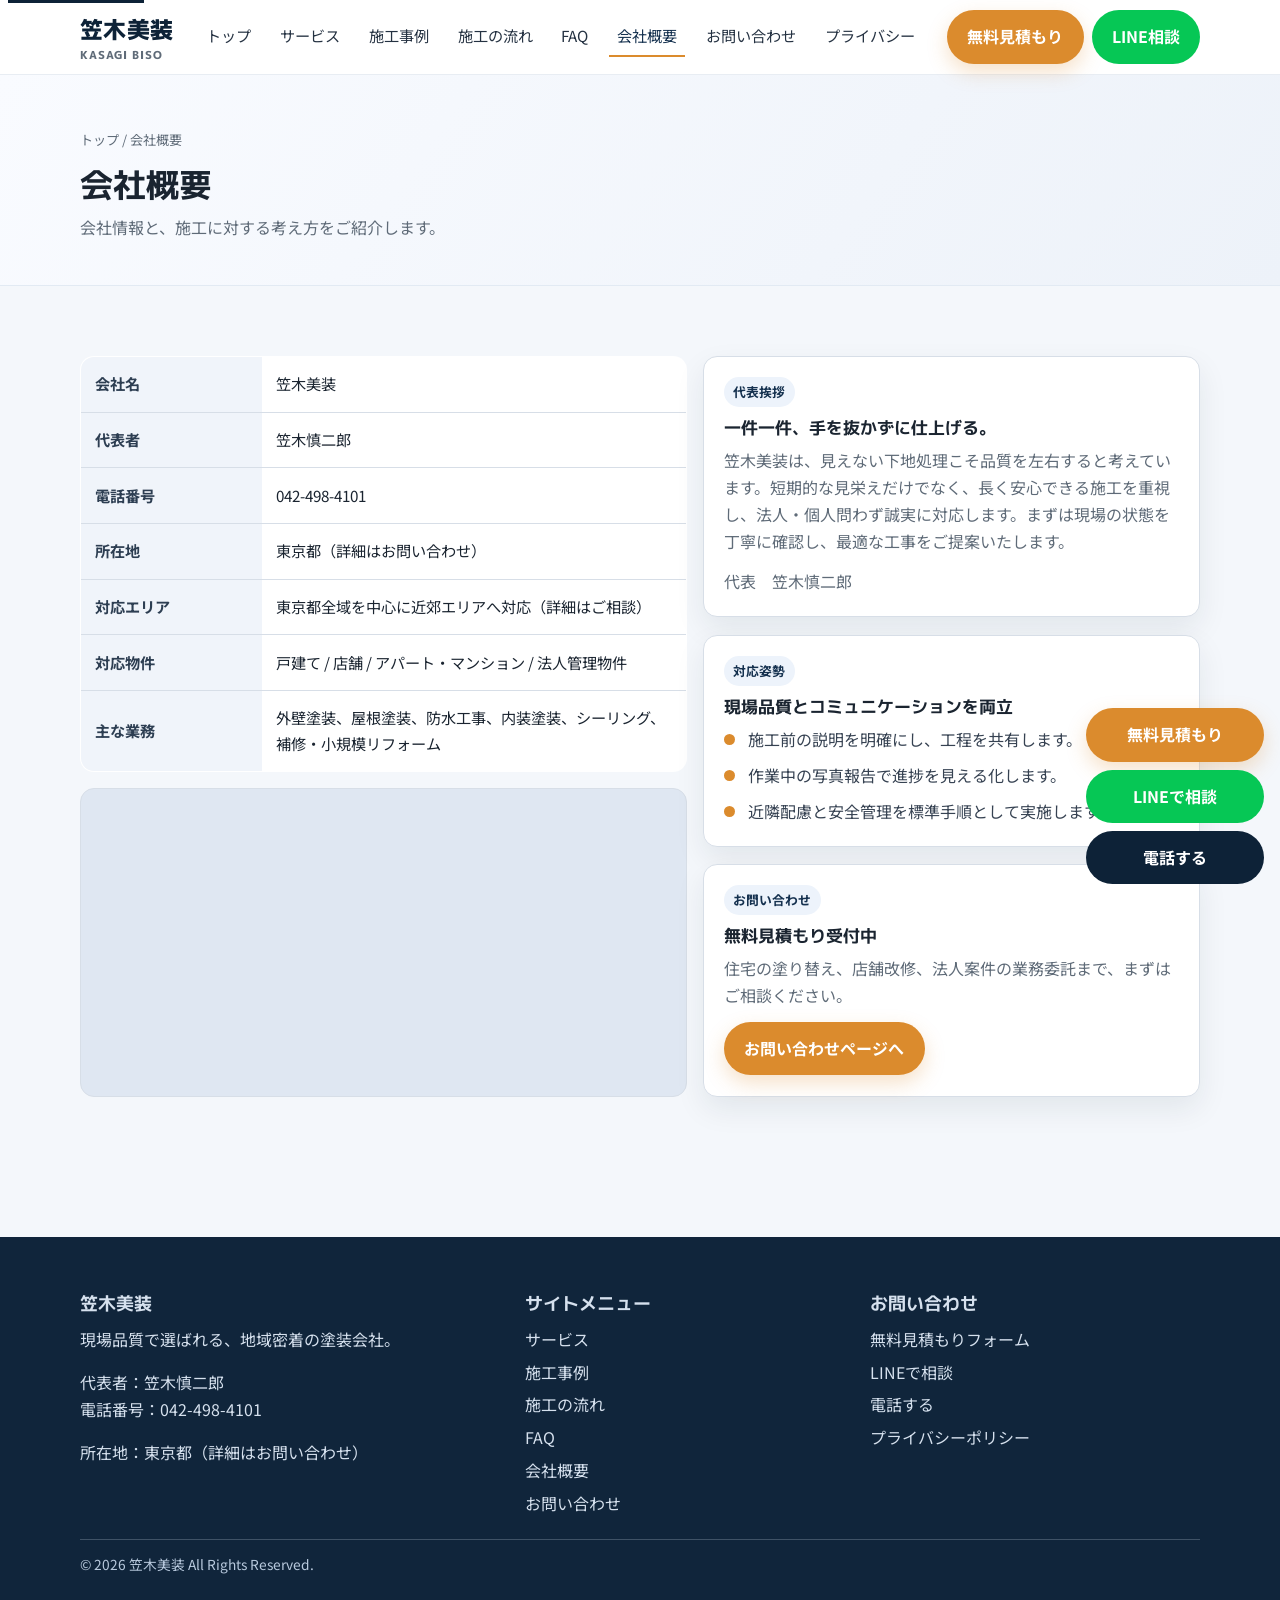
<file: company.html>
<!DOCTYPE html>
<html lang="ja">
<head>
  <meta charset="UTF-8">
  <meta name="viewport" content="width=device-width, initial-scale=1.0">
  <title>会社概要 | 笠木美装</title>
  <meta name="description" content="笠木美装の会社概要。代表挨拶、対応エリア、対応物件、連絡先情報を掲載しています。">
  <meta property="og:title" content="会社概要 | 笠木美装">
  <meta property="og:description" content="笠木美装の会社情報と代表メッセージ。">
  <meta property="og:type" content="website">
  <meta property="og:url" content="https://example.com/company.html">
  <meta property="og:image" content="/assets/img/ogp.jpg">
  <meta name="twitter:card" content="summary_large_image">
  <link rel="icon" href="/assets/img/favicon.png">
  <link rel="preconnect" href="https://fonts.googleapis.com">
  <link rel="preconnect" href="https://fonts.gstatic.com" crossorigin>
  <link href="https://fonts.googleapis.com/css2?family=M+PLUS+1p:wght@500;700;800&family=Noto+Sans+JP:wght@400;500;700&display=swap" rel="stylesheet">
  <link rel="stylesheet" href="assets/css/style.css">
  <script defer src="assets/js/main.js"></script>
</head>
<body>
  <a class="skip-link" href="#main-content">本文へスキップ</a>

  <header class="site-header" id="site-header">
    <div class="container header-inner">
      <a class="logo" href="index.html" aria-label="笠木美装 トップページへ">
        笠木美装
        <span class="logo-sub">KASAGI BISO</span>
      </a>
      <button id="menu-toggle" class="menu-toggle" aria-label="メニューを開閉" aria-controls="global-nav" aria-expanded="false">
        <span class="menu-toggle-bar"></span>
        <span class="menu-toggle-bar"></span>
        <span class="menu-toggle-bar"></span>
      </button>
      <nav class="global-nav" id="global-nav" aria-label="メインナビゲーション">
        <ul>
          <li><a href="index.html">トップ</a></li>
          <li><a href="services.html">サービス</a></li>
          <li><a href="works.html">施工事例</a></li>
          <li><a href="flow.html">施工の流れ</a></li>
          <li><a href="faq.html">FAQ</a></li>
          <li><a href="company.html">会社概要</a></li>
          <li><a href="contact.html">お問い合わせ</a></li>
          <li><a href="privacy.html">プライバシー</a></li>
        </ul>
      </nav>
      <div class="header-cta">
        <a class="btn btn-primary" href="contact.html">無料見積もり</a>
        <a class="btn btn-line" href="https://line.me/R/ti/p/@YOUR_LINE_ID" target="_blank" rel="noopener">LINE相談</a>
      </div>
    </div>
  </header>

  <main id="main-content">
    <section class="page-hero">
      <div class="container">
        <div class="breadcrumb"><a href="index.html">トップ</a> / 会社概要</div>
        <h1>会社概要</h1>
        <p>会社情報と、施工に対する考え方をご紹介します。</p>
      </div>
    </section>

    <section class="section">
      <div class="container company-grid">
        <div class="reveal">
          <table class="info-table" aria-label="会社情報">
            <tbody>
              <tr>
                <th>会社名</th>
                <td>笠木美装</td>
              </tr>
              <tr>
                <th>代表者</th>
                <td>笠木慎二郎</td>
              </tr>
              <tr>
                <th>電話番号</th>
                <td><a href="tel:042-498-4101">042-498-4101</a></td>
              </tr>
              <tr>
                <th>所在地</th>
                <!-- TODO: 住所詳細をここに差し替え -->
                <td>東京都（詳細はお問い合わせ）</td>
              </tr>
              <tr>
                <th>対応エリア</th>
                <td>東京都全域を中心に近郊エリアへ対応（詳細はご相談）</td>
              </tr>
              <tr>
                <th>対応物件</th>
                <td>戸建て / 店舗 / アパート・マンション / 法人管理物件</td>
              </tr>
              <tr>
                <th>主な業務</th>
                <td>外壁塗装、屋根塗装、防水工事、内装塗装、シーリング、補修・小規模リフォーム</td>
              </tr>
            </tbody>
          </table>

          <div class="map-wrap" aria-label="所在地マップ">
            <!-- TODO: Google Map iframe URL を差し替え -->
            <iframe src="https://www.google.com/maps/embed?pb=YOUR_MAP_EMBED_URL" loading="lazy" referrerpolicy="no-referrer-when-downgrade" title="笠木美装の所在地マップ（プレースホルダー）"></iframe>
          </div>
        </div>

        <div class="grid">
          <article class="company-card card reveal">
            <span class="badge">代表挨拶</span>
            <h3>一件一件、手を抜かずに仕上げる。</h3>
            <p>笠木美装は、見えない下地処理こそ品質を左右すると考えています。短期的な見栄えだけでなく、長く安心できる施工を重視し、法人・個人問わず誠実に対応します。まずは現場の状態を丁寧に確認し、最適な工事をご提案いたします。</p>
            <p style="margin-top:0.8rem;">代表　笠木慎二郎</p>
          </article>

          <article class="company-card card reveal">
            <span class="badge">対応姿勢</span>
            <h3>現場品質とコミュニケーションを両立</h3>
            <ul class="list-check">
              <li>施工前の説明を明確にし、工程を共有します。</li>
              <li>作業中の写真報告で進捗を見える化します。</li>
              <li>近隣配慮と安全管理を標準手順として実施します。</li>
            </ul>
          </article>

          <article class="company-card card reveal">
            <span class="badge">お問い合わせ</span>
            <h3>無料見積もり受付中</h3>
            <p>住宅の塗り替え、店舗改修、法人案件の業務委託まで、まずはご相談ください。</p>
            <p style="margin-top:0.8rem;"><a class="btn btn-primary" href="contact.html">お問い合わせページへ</a></p>
          </article>
        </div>
      </div>
    </section>
  </main>

  <footer class="footer">
    <div class="container">
      <div class="footer-grid">
        <div>
          <h2 class="footer-title">笠木美装</h2>
          <p>現場品質で選ばれる、地域密着の塗装会社。</p>
          <p>代表者：笠木慎二郎<br>電話番号：<a href="tel:042-498-4101">042-498-4101</a></p>
          <p>所在地：東京都（詳細はお問い合わせ）</p>
        </div>
        <div>
          <h2 class="footer-title">サイトメニュー</h2>
          <div class="footer-links">
            <a href="services.html">サービス</a>
            <a href="works.html">施工事例</a>
            <a href="flow.html">施工の流れ</a>
            <a href="faq.html">FAQ</a>
            <a href="company.html">会社概要</a>
            <a href="contact.html">お問い合わせ</a>
          </div>
        </div>
        <div>
          <h2 class="footer-title">お問い合わせ</h2>
          <div class="footer-links">
            <a href="contact.html">無料見積もりフォーム</a>
            <a href="https://line.me/R/ti/p/@YOUR_LINE_ID" target="_blank" rel="noopener">LINEで相談</a>
            <a href="tel:042-498-4101">電話する</a>
            <a href="privacy.html">プライバシーポリシー</a>
          </div>
        </div>
      </div>
      <div class="footer-bottom">© 2026 笠木美装 All Rights Reserved.</div>
    </div>
  </footer>

  <div class="floating-cta" aria-label="固定お問い合わせ導線">
    <a class="btn btn-primary" href="contact.html">無料見積もり</a>
    <a class="btn btn-line" href="https://line.me/R/ti/p/@YOUR_LINE_ID" target="_blank" rel="noopener">LINEで相談</a>
    <a class="btn btn-tel" href="tel:042-498-4101">電話する</a>
  </div>

  <div class="mobile-cta-bar" aria-label="モバイル固定お問い合わせ導線">
    <a class="m-quote" href="contact.html">無料見積もり</a>
    <a class="m-line" href="https://line.me/R/ti/p/@YOUR_LINE_ID" target="_blank" rel="noopener">LINE相談</a>
    <a class="m-tel" href="tel:042-498-4101">電話</a>
  </div>
</body>
</html>
</file>
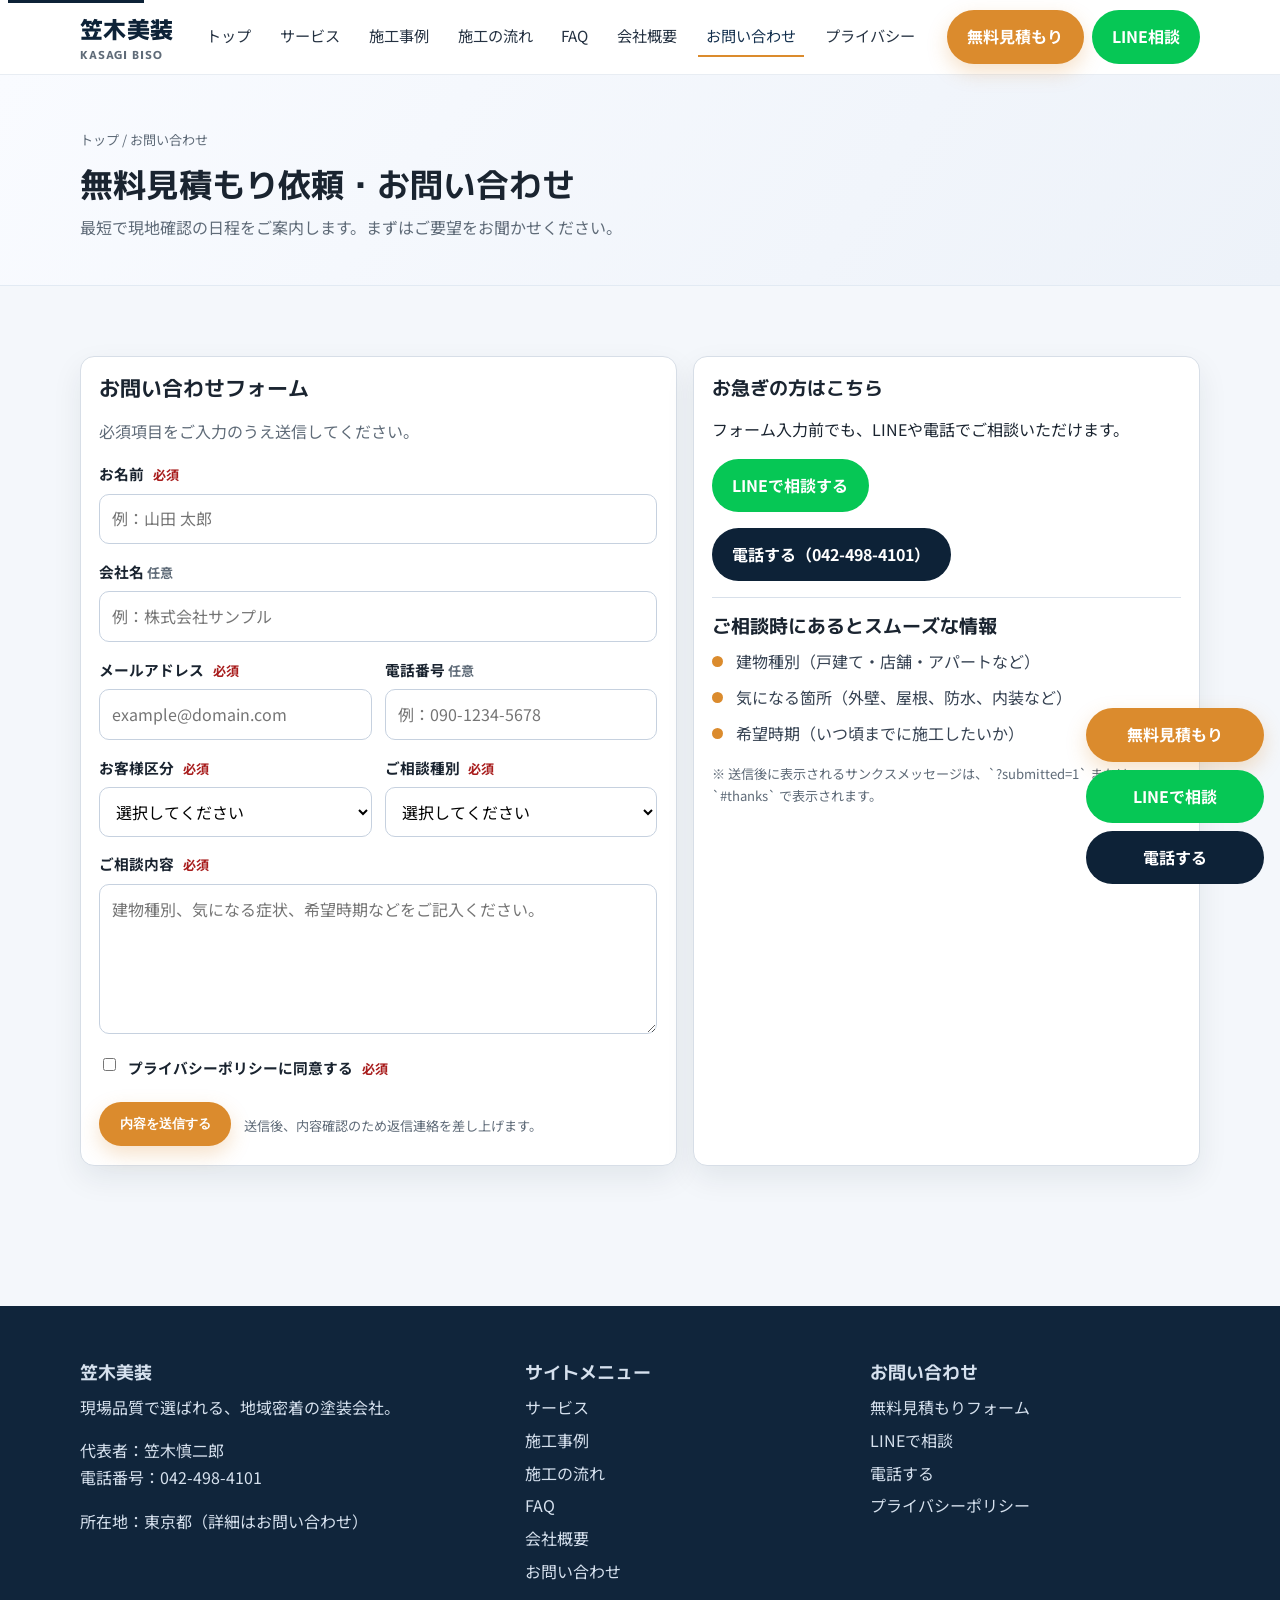
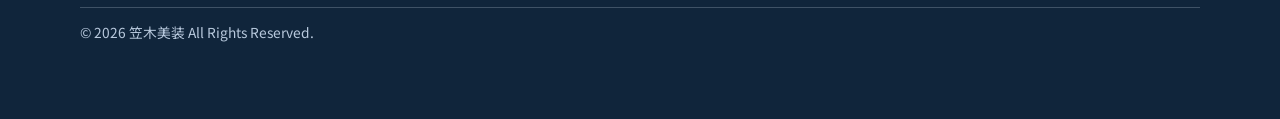
<file: contact.html>
<!DOCTYPE html>
<html lang="ja">
<head>
  <meta charset="UTF-8">
  <meta name="viewport" content="width=device-width, initial-scale=1.0">
  <title>お問い合わせ（無料見積もり）| 笠木美装</title>
  <meta name="description" content="笠木美装の無料見積もり依頼フォーム。個人・法人どちらのご相談にも対応。LINE・電話からのご連絡も可能です。">
  <meta property="og:title" content="お問い合わせ（無料見積もり）| 笠木美装">
  <meta property="og:description" content="無料見積もり依頼はこちら。LINE・電話でのご相談にも対応。">
  <meta property="og:type" content="website">
  <meta property="og:url" content="https://example.com/contact.html">
  <meta property="og:image" content="/assets/img/ogp.jpg">
  <meta name="twitter:card" content="summary_large_image">
  <link rel="icon" href="/assets/img/favicon.png">
  <link rel="preconnect" href="https://fonts.googleapis.com">
  <link rel="preconnect" href="https://fonts.gstatic.com" crossorigin>
  <link href="https://fonts.googleapis.com/css2?family=M+PLUS+1p:wght@500;700;800&family=Noto+Sans+JP:wght@400;500;700&display=swap" rel="stylesheet">
  <link rel="stylesheet" href="assets/css/style.css">
  <script defer src="assets/js/main.js"></script>
</head>
<body>
  <a class="skip-link" href="#main-content">本文へスキップ</a>

  <header class="site-header" id="site-header">
    <div class="container header-inner">
      <a class="logo" href="index.html" aria-label="笠木美装 トップページへ">
        笠木美装
        <span class="logo-sub">KASAGI BISO</span>
      </a>
      <button id="menu-toggle" class="menu-toggle" aria-label="メニューを開閉" aria-controls="global-nav" aria-expanded="false">
        <span class="menu-toggle-bar"></span>
        <span class="menu-toggle-bar"></span>
        <span class="menu-toggle-bar"></span>
      </button>
      <nav class="global-nav" id="global-nav" aria-label="メインナビゲーション">
        <ul>
          <li><a href="index.html">トップ</a></li>
          <li><a href="services.html">サービス</a></li>
          <li><a href="works.html">施工事例</a></li>
          <li><a href="flow.html">施工の流れ</a></li>
          <li><a href="faq.html">FAQ</a></li>
          <li><a href="company.html">会社概要</a></li>
          <li><a href="contact.html">お問い合わせ</a></li>
          <li><a href="privacy.html">プライバシー</a></li>
        </ul>
      </nav>
      <div class="header-cta">
        <a class="btn btn-primary" href="contact.html">無料見積もり</a>
        <a class="btn btn-line" href="https://line.me/R/ti/p/@YOUR_LINE_ID" target="_blank" rel="noopener">LINE相談</a>
      </div>
    </div>
  </header>

  <main id="main-content">
    <section class="page-hero">
      <div class="container">
        <div class="breadcrumb"><a href="index.html">トップ</a> / お問い合わせ</div>
        <h1>無料見積もり依頼・お問い合わせ</h1>
        <p>最短で現地確認の日程をご案内します。まずはご要望をお聞かせください。</p>
      </div>
    </section>

    <section class="section">
      <div class="container contact-grid">
        <div class="form-card reveal">
          <h2 class="section-title" style="font-size:1.3rem;">お問い合わせフォーム</h2>
          <p class="section-lead">必須項目をご入力のうえ送信してください。</p>

          <!-- TODO: FormspreeのURLを差し替え -->
          <form action="https://formspree.io/f/YOUR_ID" method="POST">
            <!-- TODO: 送信後リダイレクト先を実URLへ差し替え -->
            <input type="hidden" name="_next" value="https://example.com/contact.html?submitted=1#thanks">
            <input type="hidden" name="_subject" value="笠木美装サイトからお問い合わせ">

            <div class="form-group">
              <label for="name">お名前 <span class="required">必須</span></label>
              <input id="name" name="name" type="text" required autocomplete="name" placeholder="例：山田 太郎">
            </div>

            <div class="form-group">
              <label for="company">会社名 <span class="form-note">任意</span></label>
              <input id="company" name="company" type="text" autocomplete="organization" placeholder="例：株式会社サンプル">
            </div>

            <div class="form-row">
              <div class="form-group">
                <label for="email">メールアドレス <span class="required">必須</span></label>
                <input id="email" name="email" type="email" required autocomplete="email" placeholder="example@domain.com">
              </div>
              <div class="form-group">
                <label for="phone">電話番号 <span class="form-note">任意</span></label>
                <input id="phone" name="phone" type="tel" autocomplete="tel" placeholder="例：090-1234-5678">
              </div>
            </div>

            <div class="form-row">
              <div class="form-group">
                <label for="customerType">お客様区分 <span class="required">必須</span></label>
                <select id="customerType" name="customer_type" required>
                  <option value="" selected disabled>選択してください</option>
                  <option value="個人">個人</option>
                  <option value="法人">法人</option>
                </select>
              </div>
              <div class="form-group">
                <label for="inquiryType">ご相談種別 <span class="required">必須</span></label>
                <select id="inquiryType" name="inquiry_type" required>
                  <option value="" selected disabled>選択してください</option>
                  <option value="見積もり">見積もり</option>
                  <option value="業務委託">業務委託</option>
                  <option value="その他">その他</option>
                </select>
              </div>
            </div>

            <div class="form-group">
              <label for="message">ご相談内容 <span class="required">必須</span></label>
              <textarea id="message" name="message" required placeholder="建物種別、気になる症状、希望時期などをご記入ください。"></textarea>
            </div>

            <div class="form-group privacy-check">
              <input id="privacyAgreement" name="privacy_agreement" type="checkbox" required>
              <label for="privacyAgreement"><a href="privacy.html">プライバシーポリシー</a>に同意する <span class="required">必須</span></label>
            </div>

            <div class="submit-row">
              <button class="btn btn-primary" type="submit">内容を送信する</button>
              <span class="form-note">送信後、内容確認のため返信連絡を差し上げます。</span>
            </div>
          </form>

          <div id="form-success" class="form-success" role="status" hidden>
            送信ありがとうございました。内容を確認のうえ、担当者よりご連絡いたします。
          </div>
        </div>

        <aside class="contact-side reveal" aria-label="別導線">
          <h2 class="section-title" style="font-size:1.2rem;">お急ぎの方はこちら</h2>
          <p>フォーム入力前でも、LINEや電話でご相談いただけます。</p>
          <p style="margin-top:1rem;"><a class="btn btn-line" href="https://line.me/R/ti/p/@YOUR_LINE_ID" target="_blank" rel="noopener">LINEで相談する</a></p>
          <p style="margin-top:0.6rem;"><a class="btn btn-tel" href="tel:042-498-4101">電話する（042-498-4101）</a></p>

          <hr style="margin:1rem 0;border:0;border-top:1px solid #d8e0ea;">

          <h3 style="margin-bottom:0.5rem;">ご相談時にあるとスムーズな情報</h3>
          <ul class="list-check">
            <li>建物種別（戸建て・店舗・アパートなど）</li>
            <li>気になる箇所（外壁、屋根、防水、内装など）</li>
            <li>希望時期（いつ頃までに施工したいか）</li>
          </ul>

          <p style="margin-top:1rem;" class="form-note">※ 送信後に表示されるサンクスメッセージは、`?submitted=1` または `#thanks` で表示されます。</p>
        </aside>
      </div>
    </section>
  </main>

  <footer class="footer">
    <div class="container">
      <div class="footer-grid">
        <div>
          <h2 class="footer-title">笠木美装</h2>
          <p>現場品質で選ばれる、地域密着の塗装会社。</p>
          <p>代表者：笠木慎二郎<br>電話番号：<a href="tel:042-498-4101">042-498-4101</a></p>
          <p>所在地：東京都（詳細はお問い合わせ）</p>
        </div>
        <div>
          <h2 class="footer-title">サイトメニュー</h2>
          <div class="footer-links">
            <a href="services.html">サービス</a>
            <a href="works.html">施工事例</a>
            <a href="flow.html">施工の流れ</a>
            <a href="faq.html">FAQ</a>
            <a href="company.html">会社概要</a>
            <a href="contact.html">お問い合わせ</a>
          </div>
        </div>
        <div>
          <h2 class="footer-title">お問い合わせ</h2>
          <div class="footer-links">
            <a href="contact.html">無料見積もりフォーム</a>
            <a href="https://line.me/R/ti/p/@YOUR_LINE_ID" target="_blank" rel="noopener">LINEで相談</a>
            <a href="tel:042-498-4101">電話する</a>
            <a href="privacy.html">プライバシーポリシー</a>
          </div>
        </div>
      </div>
      <div class="footer-bottom">© 2026 笠木美装 All Rights Reserved.</div>
    </div>
  </footer>

  <div class="floating-cta" aria-label="固定お問い合わせ導線">
    <a class="btn btn-primary" href="contact.html">無料見積もり</a>
    <a class="btn btn-line" href="https://line.me/R/ti/p/@YOUR_LINE_ID" target="_blank" rel="noopener">LINEで相談</a>
    <a class="btn btn-tel" href="tel:042-498-4101">電話する</a>
  </div>

  <div class="mobile-cta-bar" aria-label="モバイル固定お問い合わせ導線">
    <a class="m-quote" href="contact.html">無料見積もり</a>
    <a class="m-line" href="https://line.me/R/ti/p/@YOUR_LINE_ID" target="_blank" rel="noopener">LINE相談</a>
    <a class="m-tel" href="tel:042-498-4101">電話</a>
  </div>
</body>
</html>
</file>
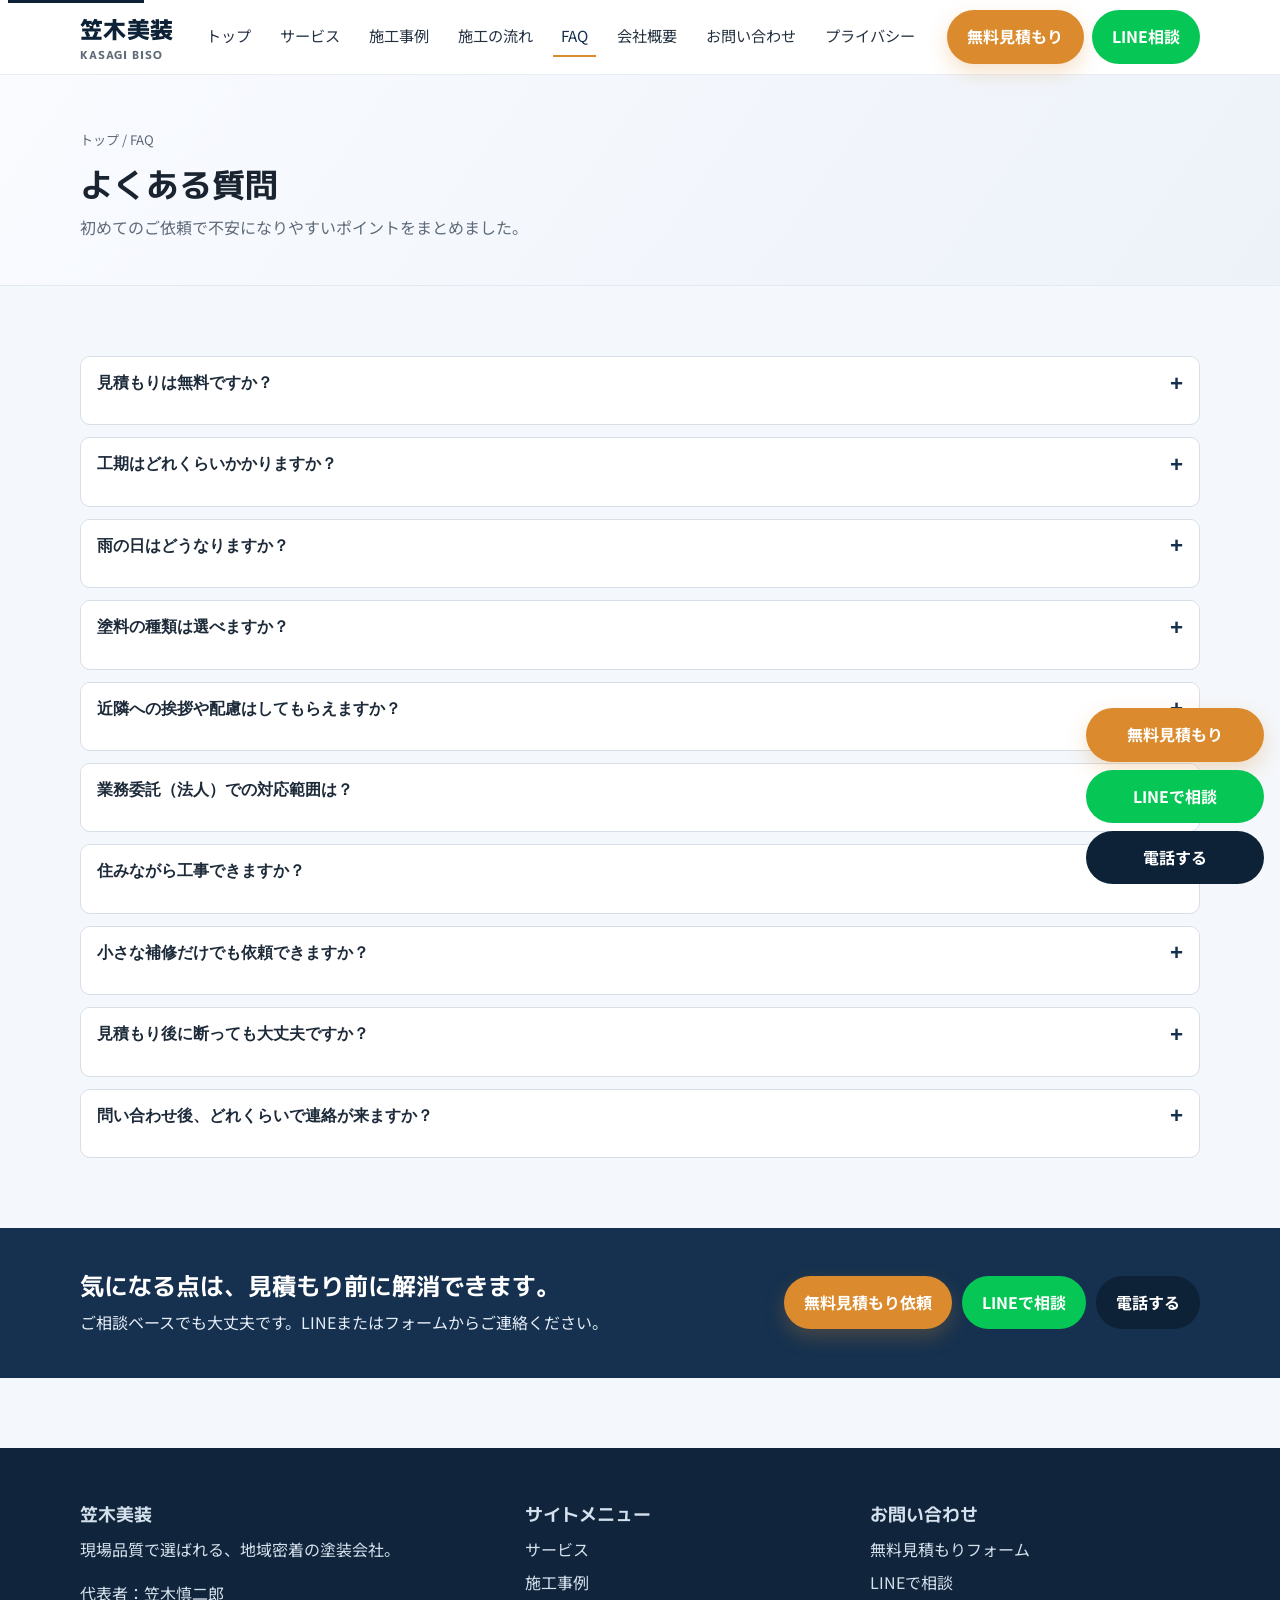
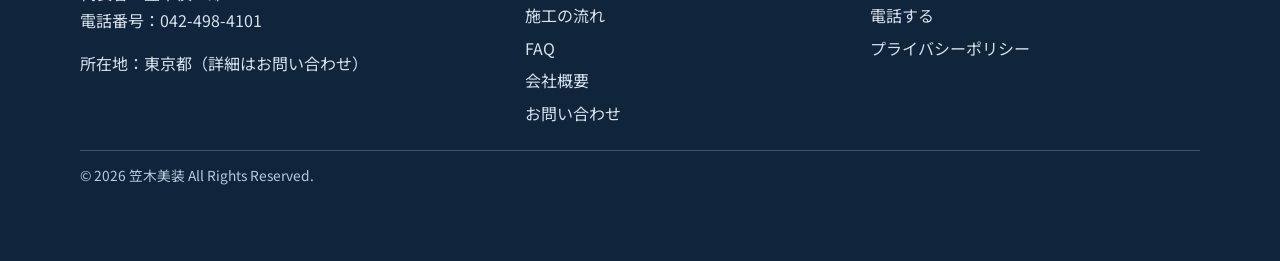
<file: faq.html>
<!DOCTYPE html>
<html lang="ja">
<head>
  <meta charset="UTF-8">
  <meta name="viewport" content="width=device-width, initial-scale=1.0">
  <title>FAQ | 笠木美装</title>
  <meta name="description" content="笠木美装のよくある質問。見積もり、工期、雨天時対応、塗料選定、近隣配慮、法人業務委託の範囲などを掲載。">
  <meta property="og:title" content="FAQ | 笠木美装">
  <meta property="og:description" content="よくある疑問に分かりやすく回答。初めての方も安心してご相談いただけます。">
  <meta property="og:type" content="website">
  <meta property="og:url" content="https://example.com/faq.html">
  <meta property="og:image" content="/assets/img/ogp.jpg">
  <meta name="twitter:card" content="summary_large_image">
  <link rel="icon" href="/assets/img/favicon.png">
  <link rel="preconnect" href="https://fonts.googleapis.com">
  <link rel="preconnect" href="https://fonts.gstatic.com" crossorigin>
  <link href="https://fonts.googleapis.com/css2?family=M+PLUS+1p:wght@500;700;800&family=Noto+Sans+JP:wght@400;500;700&display=swap" rel="stylesheet">
  <link rel="stylesheet" href="assets/css/style.css">
  <script defer src="assets/js/main.js"></script>
</head>
<body>
  <a class="skip-link" href="#main-content">本文へスキップ</a>

  <header class="site-header" id="site-header">
    <div class="container header-inner">
      <a class="logo" href="index.html" aria-label="笠木美装 トップページへ">
        笠木美装
        <span class="logo-sub">KASAGI BISO</span>
      </a>
      <button id="menu-toggle" class="menu-toggle" aria-label="メニューを開閉" aria-controls="global-nav" aria-expanded="false">
        <span class="menu-toggle-bar"></span>
        <span class="menu-toggle-bar"></span>
        <span class="menu-toggle-bar"></span>
      </button>
      <nav class="global-nav" id="global-nav" aria-label="メインナビゲーション">
        <ul>
          <li><a href="index.html">トップ</a></li>
          <li><a href="services.html">サービス</a></li>
          <li><a href="works.html">施工事例</a></li>
          <li><a href="flow.html">施工の流れ</a></li>
          <li><a href="faq.html">FAQ</a></li>
          <li><a href="company.html">会社概要</a></li>
          <li><a href="contact.html">お問い合わせ</a></li>
          <li><a href="privacy.html">プライバシー</a></li>
        </ul>
      </nav>
      <div class="header-cta">
        <a class="btn btn-primary" href="contact.html">無料見積もり</a>
        <a class="btn btn-line" href="https://line.me/R/ti/p/@YOUR_LINE_ID" target="_blank" rel="noopener">LINE相談</a>
      </div>
    </div>
  </header>

  <main id="main-content">
    <section class="page-hero">
      <div class="container">
        <div class="breadcrumb"><a href="index.html">トップ</a> / FAQ</div>
        <h1>よくある質問</h1>
        <p>初めてのご依頼で不安になりやすいポイントをまとめました。</p>
      </div>
    </section>

    <section class="section">
      <div class="container">
        <div class="faq-list">
          <article class="faq-item reveal">
            <h2><button class="faq-question" id="faq-q1" aria-expanded="false" aria-controls="faq-a1">見積もりは無料ですか？</button></h2>
            <div class="faq-answer" id="faq-a1" role="region" aria-labelledby="faq-q1" hidden>
              <p>はい、現地調査と見積もり提出は無料です。比較検討段階でもお気軽にご相談ください。</p>
            </div>
          </article>

          <article class="faq-item reveal">
            <h2><button class="faq-question" id="faq-q2" aria-expanded="false" aria-controls="faq-a2">工期はどれくらいかかりますか？</button></h2>
            <div class="faq-answer" id="faq-a2" role="region" aria-labelledby="faq-q2" hidden>
              <p>施工内容と規模によりますが、戸建て外壁塗装で7〜14日程度が目安です。天候や補修量で変動します。</p>
            </div>
          </article>

          <article class="faq-item reveal">
            <h2><button class="faq-question" id="faq-q3" aria-expanded="false" aria-controls="faq-a3">雨の日はどうなりますか？</button></h2>
            <div class="faq-answer" id="faq-a3" role="region" aria-labelledby="faq-q3" hidden>
              <p>安全性と品質確保のため、雨天時は工程を調整します。進捗や日程変更は都度ご連絡します。</p>
            </div>
          </article>

          <article class="faq-item reveal">
            <h2><button class="faq-question" id="faq-q4" aria-expanded="false" aria-controls="faq-a4">塗料の種類は選べますか？</button></h2>
            <div class="faq-answer" id="faq-a4" role="region" aria-labelledby="faq-q4" hidden>
              <p>選択可能です。耐久年数、予算、仕上がりイメージに合わせて複数候補をご提案します。</p>
            </div>
          </article>

          <article class="faq-item reveal">
            <h2><button class="faq-question" id="faq-q5" aria-expanded="false" aria-controls="faq-a5">近隣への挨拶や配慮はしてもらえますか？</button></h2>
            <div class="faq-answer" id="faq-a5" role="region" aria-labelledby="faq-q5" hidden>
              <p>着工前のご挨拶、作業時間の配慮、飛散防止養生、清掃まで標準対応しています。</p>
            </div>
          </article>

          <article class="faq-item reveal">
            <h2><button class="faq-question" id="faq-q6" aria-expanded="false" aria-controls="faq-a6">業務委託（法人）での対応範囲は？</button></h2>
            <div class="faq-answer" id="faq-a6" role="region" aria-labelledby="faq-q6" hidden>
              <p>外壁・屋根・鉄部塗装、防水、シーリングなどに対応可能です。案件条件に合わせて応援対応も行います。</p>
            </div>
          </article>

          <article class="faq-item reveal">
            <h2><button class="faq-question" id="faq-q7" aria-expanded="false" aria-controls="faq-a7">住みながら工事できますか？</button></h2>
            <div class="faq-answer" id="faq-a7" role="region" aria-labelledby="faq-q7" hidden>
              <p>可能です。生活動線や洗濯物の扱いなど事前に調整し、日常への影響をできるだけ抑えます。</p>
            </div>
          </article>

          <article class="faq-item reveal">
            <h2><button class="faq-question" id="faq-q8" aria-expanded="false" aria-controls="faq-a8">小さな補修だけでも依頼できますか？</button></h2>
            <div class="faq-answer" id="faq-a8" role="region" aria-labelledby="faq-q8" hidden>
              <p>はい、部分補修やタッチアップのみのご相談にも対応しています。まずは現状をお知らせください。</p>
            </div>
          </article>

          <article class="faq-item reveal">
            <h2><button class="faq-question" id="faq-q9" aria-expanded="false" aria-controls="faq-a9">見積もり後に断っても大丈夫ですか？</button></h2>
            <div class="faq-answer" id="faq-a9" role="region" aria-labelledby="faq-q9" hidden>
              <p>問題ありません。内容をご確認のうえ、納得できる場合のみご依頼ください。</p>
            </div>
          </article>

          <article class="faq-item reveal">
            <h2><button class="faq-question" id="faq-q10" aria-expanded="false" aria-controls="faq-a10">問い合わせ後、どれくらいで連絡が来ますか？</button></h2>
            <div class="faq-answer" id="faq-a10" role="region" aria-labelledby="faq-q10" hidden>
              <p>営業時間内であれば当日中、遅くとも翌営業日までにご連絡します。お急ぎの場合はお電話をご利用ください。</p>
            </div>
          </article>
        </div>
      </div>
    </section>

    <section class="cta-band">
      <div class="container section">
        <div class="cta-box reveal">
          <div>
            <h2 style="margin-bottom:0.4rem;">気になる点は、見積もり前に解消できます。</h2>
            <p>ご相談ベースでも大丈夫です。LINEまたはフォームからご連絡ください。</p>
          </div>
          <div class="hero-actions">
            <a class="btn btn-primary" href="contact.html">無料見積もり依頼</a>
            <a class="btn btn-line" href="https://line.me/R/ti/p/@YOUR_LINE_ID" target="_blank" rel="noopener">LINEで相談</a>
            <a class="btn btn-tel" href="tel:042-498-4101">電話する</a>
          </div>
        </div>
      </div>
    </section>
  </main>

  <footer class="footer">
    <div class="container">
      <div class="footer-grid">
        <div>
          <h2 class="footer-title">笠木美装</h2>
          <p>現場品質で選ばれる、地域密着の塗装会社。</p>
          <p>代表者：笠木慎二郎<br>電話番号：<a href="tel:042-498-4101">042-498-4101</a></p>
          <p>所在地：東京都（詳細はお問い合わせ）</p>
        </div>
        <div>
          <h2 class="footer-title">サイトメニュー</h2>
          <div class="footer-links">
            <a href="services.html">サービス</a>
            <a href="works.html">施工事例</a>
            <a href="flow.html">施工の流れ</a>
            <a href="faq.html">FAQ</a>
            <a href="company.html">会社概要</a>
            <a href="contact.html">お問い合わせ</a>
          </div>
        </div>
        <div>
          <h2 class="footer-title">お問い合わせ</h2>
          <div class="footer-links">
            <a href="contact.html">無料見積もりフォーム</a>
            <a href="https://line.me/R/ti/p/@YOUR_LINE_ID" target="_blank" rel="noopener">LINEで相談</a>
            <a href="tel:042-498-4101">電話する</a>
            <a href="privacy.html">プライバシーポリシー</a>
          </div>
        </div>
      </div>
      <div class="footer-bottom">© 2026 笠木美装 All Rights Reserved.</div>
    </div>
  </footer>

  <div class="floating-cta" aria-label="固定お問い合わせ導線">
    <a class="btn btn-primary" href="contact.html">無料見積もり</a>
    <a class="btn btn-line" href="https://line.me/R/ti/p/@YOUR_LINE_ID" target="_blank" rel="noopener">LINEで相談</a>
    <a class="btn btn-tel" href="tel:042-498-4101">電話する</a>
  </div>

  <div class="mobile-cta-bar" aria-label="モバイル固定お問い合わせ導線">
    <a class="m-quote" href="contact.html">無料見積もり</a>
    <a class="m-line" href="https://line.me/R/ti/p/@YOUR_LINE_ID" target="_blank" rel="noopener">LINE相談</a>
    <a class="m-tel" href="tel:042-498-4101">電話</a>
  </div>
</body>
</html>
</file>
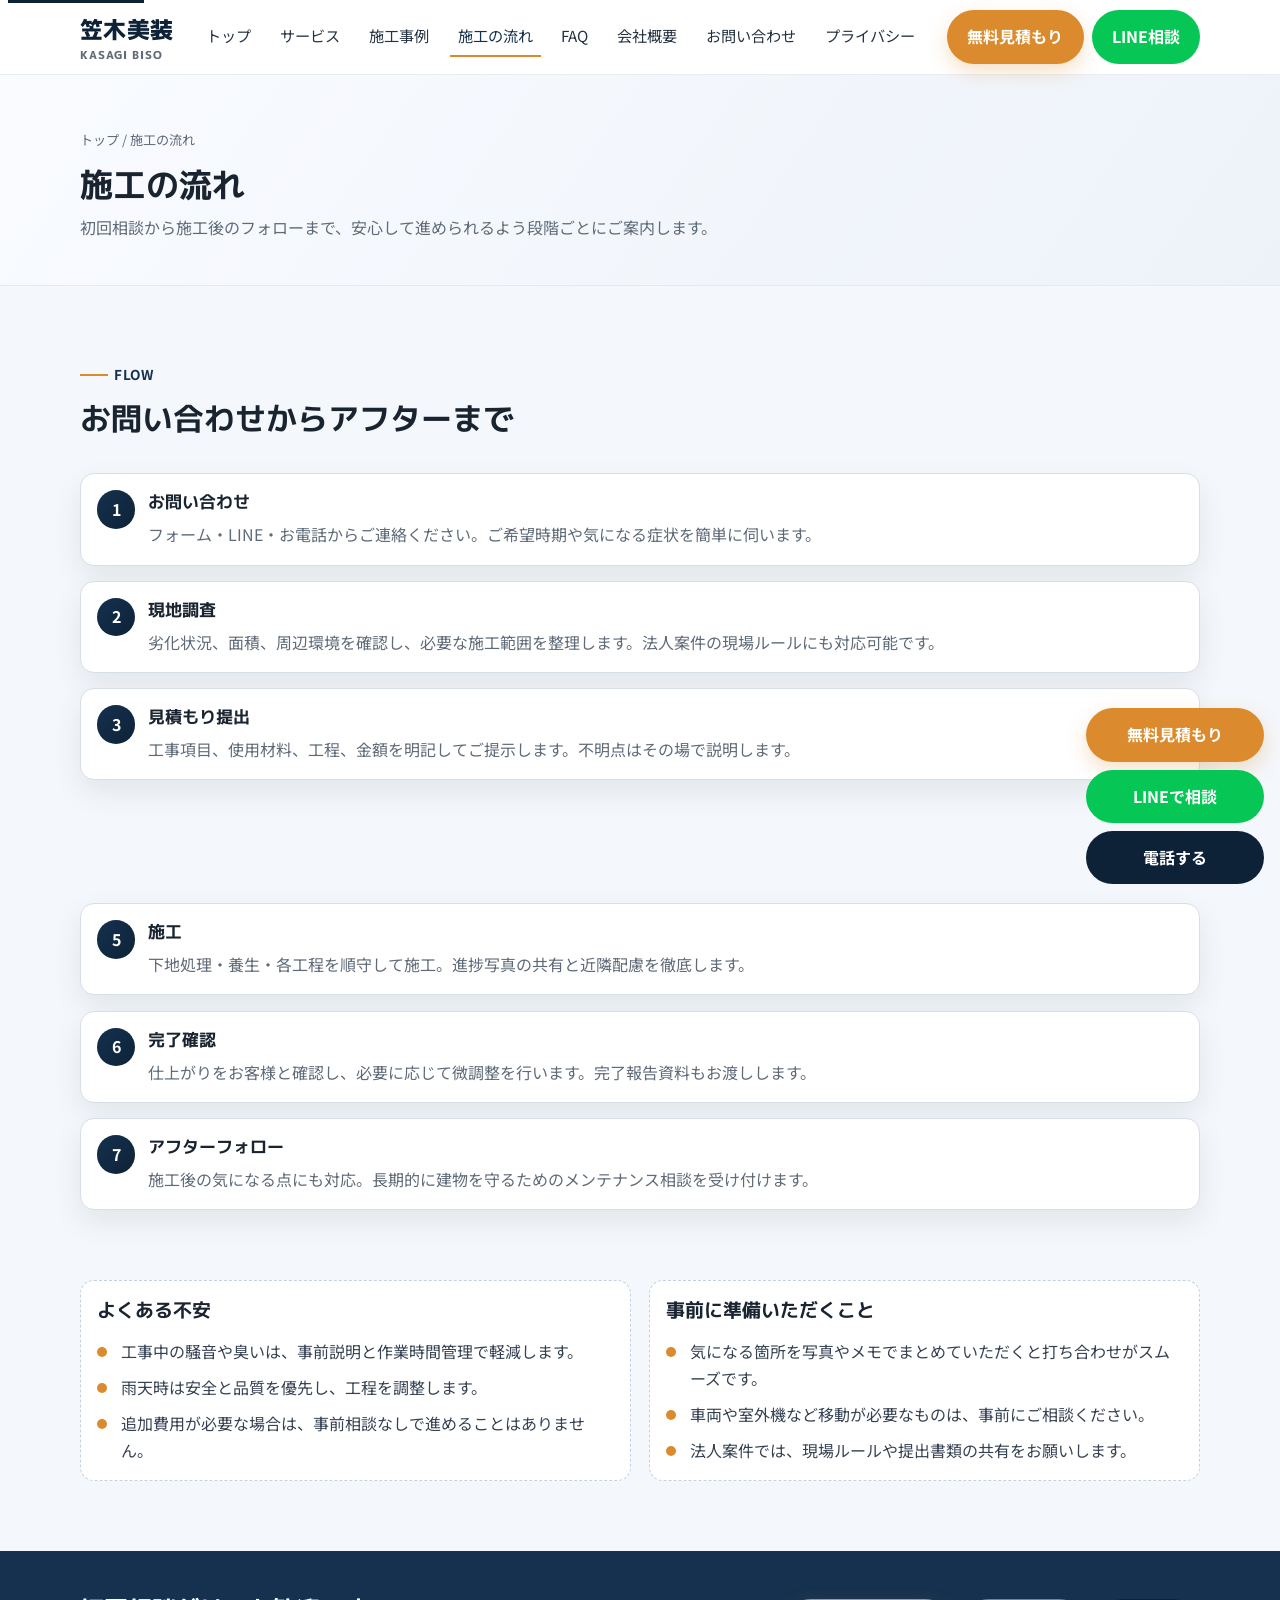
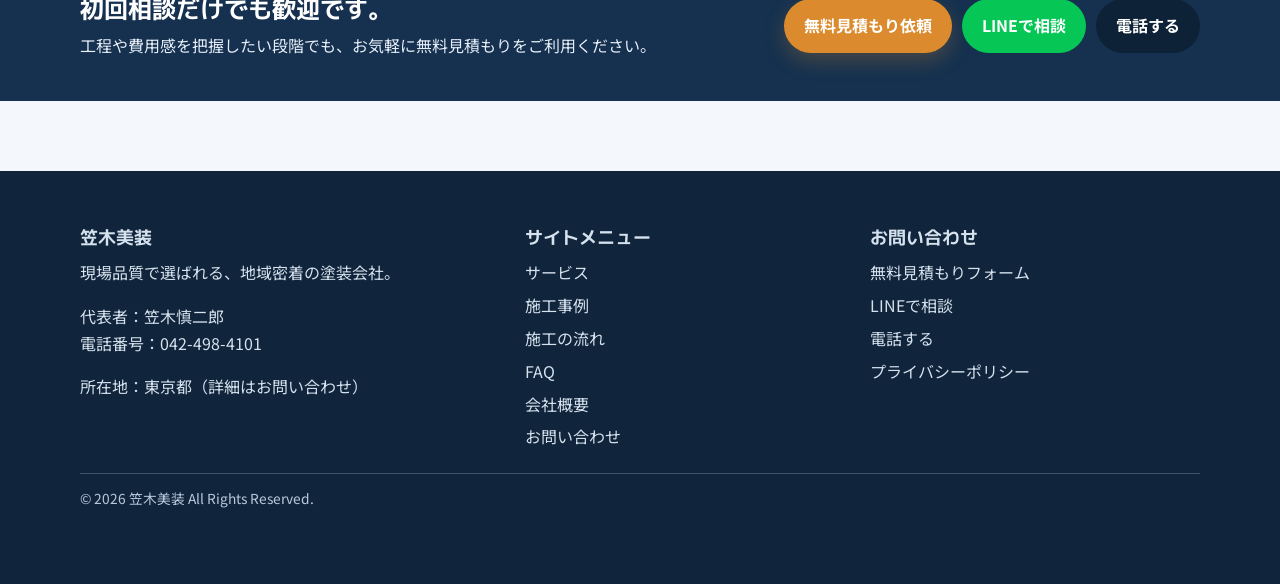
<file: flow.html>
<!DOCTYPE html>
<html lang="ja">
<head>
  <meta charset="UTF-8">
  <meta name="viewport" content="width=device-width, initial-scale=1.0">
  <title>施工の流れ | 笠木美装</title>
  <meta name="description" content="お問い合わせからアフターフォローまでの施工フローを分かりやすくご紹介。初めての方の不安解消ポイントも掲載。">
  <meta property="og:title" content="施工の流れ | 笠木美装">
  <meta property="og:description" content="お問い合わせから完了確認・アフターまで、工事の進行を明確に案内。">
  <meta property="og:type" content="website">
  <meta property="og:url" content="https://example.com/flow.html">
  <meta property="og:image" content="/assets/img/ogp.jpg">
  <meta name="twitter:card" content="summary_large_image">
  <link rel="icon" href="/assets/img/favicon.png">
  <link rel="preconnect" href="https://fonts.googleapis.com">
  <link rel="preconnect" href="https://fonts.gstatic.com" crossorigin>
  <link href="https://fonts.googleapis.com/css2?family=M+PLUS+1p:wght@500;700;800&family=Noto+Sans+JP:wght@400;500;700&display=swap" rel="stylesheet">
  <link rel="stylesheet" href="assets/css/style.css">
  <script defer src="assets/js/main.js"></script>
</head>
<body>
  <a class="skip-link" href="#main-content">本文へスキップ</a>

  <header class="site-header" id="site-header">
    <div class="container header-inner">
      <a class="logo" href="index.html" aria-label="笠木美装 トップページへ">
        笠木美装
        <span class="logo-sub">KASAGI BISO</span>
      </a>
      <button id="menu-toggle" class="menu-toggle" aria-label="メニューを開閉" aria-controls="global-nav" aria-expanded="false">
        <span class="menu-toggle-bar"></span>
        <span class="menu-toggle-bar"></span>
        <span class="menu-toggle-bar"></span>
      </button>
      <nav class="global-nav" id="global-nav" aria-label="メインナビゲーション">
        <ul>
          <li><a href="index.html">トップ</a></li>
          <li><a href="services.html">サービス</a></li>
          <li><a href="works.html">施工事例</a></li>
          <li><a href="flow.html">施工の流れ</a></li>
          <li><a href="faq.html">FAQ</a></li>
          <li><a href="company.html">会社概要</a></li>
          <li><a href="contact.html">お問い合わせ</a></li>
          <li><a href="privacy.html">プライバシー</a></li>
        </ul>
      </nav>
      <div class="header-cta">
        <a class="btn btn-primary" href="contact.html">無料見積もり</a>
        <a class="btn btn-line" href="https://line.me/R/ti/p/@YOUR_LINE_ID" target="_blank" rel="noopener">LINE相談</a>
      </div>
    </div>
  </header>

  <main id="main-content">
    <section class="page-hero">
      <div class="container">
        <div class="breadcrumb"><a href="index.html">トップ</a> / 施工の流れ</div>
        <h1>施工の流れ</h1>
        <p>初回相談から施工後のフォローまで、安心して進められるよう段階ごとにご案内します。</p>
      </div>
    </section>

    <section class="section">
      <div class="container">
        <div class="section-head reveal">
          <span class="section-kicker">FLOW</span>
          <h2 class="section-title">お問い合わせからアフターまで</h2>
        </div>

        <div class="flow-grid">
          <article class="flow-step reveal">
            <h3>お問い合わせ</h3>
            <p>フォーム・LINE・お電話からご連絡ください。ご希望時期や気になる症状を簡単に伺います。</p>
          </article>
          <article class="flow-step reveal">
            <h3>現地調査</h3>
            <p>劣化状況、面積、周辺環境を確認し、必要な施工範囲を整理します。法人案件の現場ルールにも対応可能です。</p>
          </article>
          <article class="flow-step reveal">
            <h3>見積もり提出</h3>
            <p>工事項目、使用材料、工程、金額を明記してご提示します。不明点はその場で説明します。</p>
          </article>
          <article class="flow-step reveal">
            <h3>ご契約</h3>
            <p>内容にご納得いただいたうえで契約。着工日程と工事中の連絡方法を確定します。</p>
          </article>
          <article class="flow-step reveal">
            <h3>施工</h3>
            <p>下地処理・養生・各工程を順守して施工。進捗写真の共有と近隣配慮を徹底します。</p>
          </article>
          <article class="flow-step reveal">
            <h3>完了確認</h3>
            <p>仕上がりをお客様と確認し、必要に応じて微調整を行います。完了報告資料もお渡しします。</p>
          </article>
          <article class="flow-step reveal">
            <h3>アフターフォロー</h3>
            <p>施工後の気になる点にも対応。長期的に建物を守るためのメンテナンス相談を受け付けます。</p>
          </article>
        </div>
      </div>
    </section>

    <section class="section" style="padding-top:0;">
      <div class="container grid grid-2">
        <article class="flow-sub reveal">
          <h2 class="section-title" style="font-size:1.2rem;">よくある不安</h2>
          <ul class="list-check">
            <li>工事中の騒音や臭いは、事前説明と作業時間管理で軽減します。</li>
            <li>雨天時は安全と品質を優先し、工程を調整します。</li>
            <li>追加費用が必要な場合は、事前相談なしで進めることはありません。</li>
          </ul>
        </article>
        <article class="flow-sub reveal">
          <h2 class="section-title" style="font-size:1.2rem;">事前に準備いただくこと</h2>
          <ul class="list-check">
            <li>気になる箇所を写真やメモでまとめていただくと打ち合わせがスムーズです。</li>
            <li>車両や室外機など移動が必要なものは、事前にご相談ください。</li>
            <li>法人案件では、現場ルールや提出書類の共有をお願いします。</li>
          </ul>
        </article>
      </div>
    </section>

    <section class="cta-band">
      <div class="container section">
        <div class="cta-box reveal">
          <div>
            <h2 style="margin-bottom:0.4rem;">初回相談だけでも歓迎です。</h2>
            <p>工程や費用感を把握したい段階でも、お気軽に無料見積もりをご利用ください。</p>
          </div>
          <div class="hero-actions">
            <a class="btn btn-primary" href="contact.html">無料見積もり依頼</a>
            <a class="btn btn-line" href="https://line.me/R/ti/p/@YOUR_LINE_ID" target="_blank" rel="noopener">LINEで相談</a>
            <a class="btn btn-tel" href="tel:042-498-4101">電話する</a>
          </div>
        </div>
      </div>
    </section>
  </main>

  <footer class="footer">
    <div class="container">
      <div class="footer-grid">
        <div>
          <h2 class="footer-title">笠木美装</h2>
          <p>現場品質で選ばれる、地域密着の塗装会社。</p>
          <p>代表者：笠木慎二郎<br>電話番号：<a href="tel:042-498-4101">042-498-4101</a></p>
          <p>所在地：東京都（詳細はお問い合わせ）</p>
        </div>
        <div>
          <h2 class="footer-title">サイトメニュー</h2>
          <div class="footer-links">
            <a href="services.html">サービス</a>
            <a href="works.html">施工事例</a>
            <a href="flow.html">施工の流れ</a>
            <a href="faq.html">FAQ</a>
            <a href="company.html">会社概要</a>
            <a href="contact.html">お問い合わせ</a>
          </div>
        </div>
        <div>
          <h2 class="footer-title">お問い合わせ</h2>
          <div class="footer-links">
            <a href="contact.html">無料見積もりフォーム</a>
            <a href="https://line.me/R/ti/p/@YOUR_LINE_ID" target="_blank" rel="noopener">LINEで相談</a>
            <a href="tel:042-498-4101">電話する</a>
            <a href="privacy.html">プライバシーポリシー</a>
          </div>
        </div>
      </div>
      <div class="footer-bottom">© 2026 笠木美装 All Rights Reserved.</div>
    </div>
  </footer>

  <div class="floating-cta" aria-label="固定お問い合わせ導線">
    <a class="btn btn-primary" href="contact.html">無料見積もり</a>
    <a class="btn btn-line" href="https://line.me/R/ti/p/@YOUR_LINE_ID" target="_blank" rel="noopener">LINEで相談</a>
    <a class="btn btn-tel" href="tel:042-498-4101">電話する</a>
  </div>

  <div class="mobile-cta-bar" aria-label="モバイル固定お問い合わせ導線">
    <a class="m-quote" href="contact.html">無料見積もり</a>
    <a class="m-line" href="https://line.me/R/ti/p/@YOUR_LINE_ID" target="_blank" rel="noopener">LINE相談</a>
    <a class="m-tel" href="tel:042-498-4101">電話</a>
  </div>
</body>
</html>
</file>
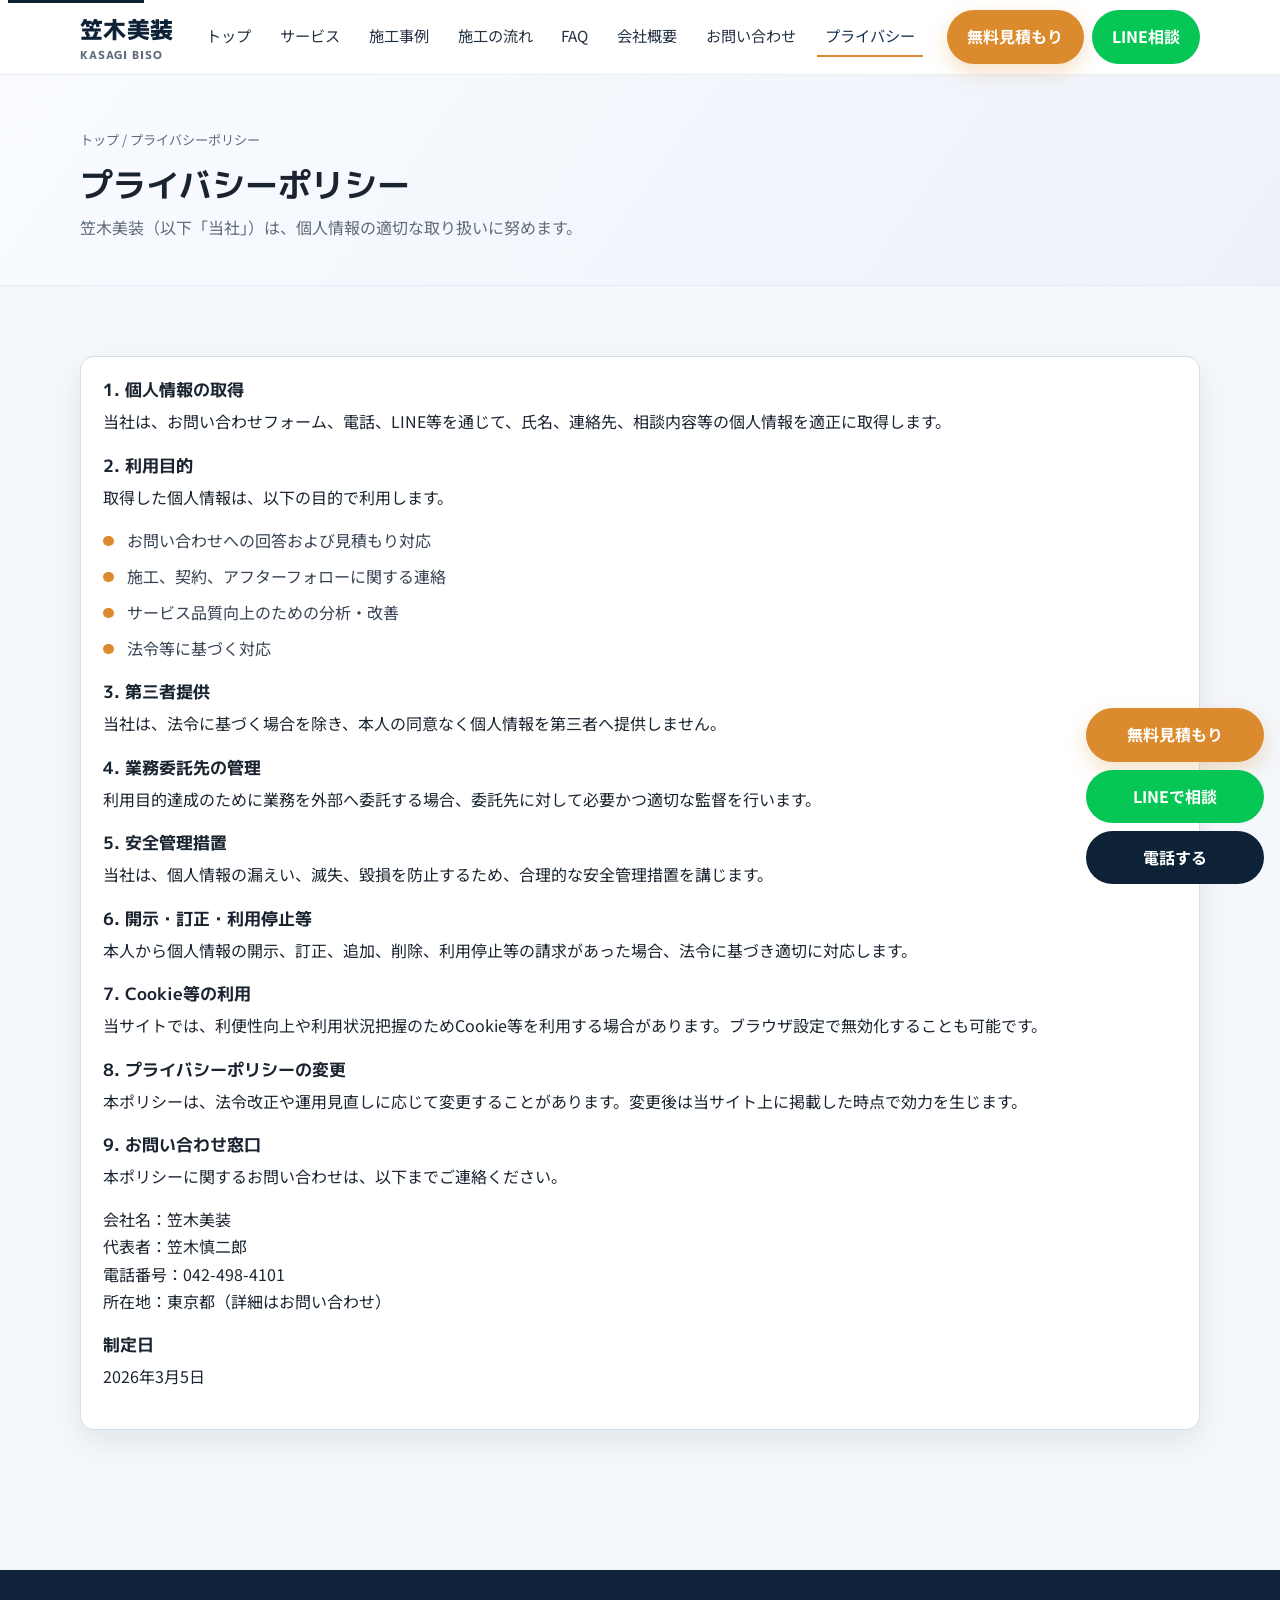
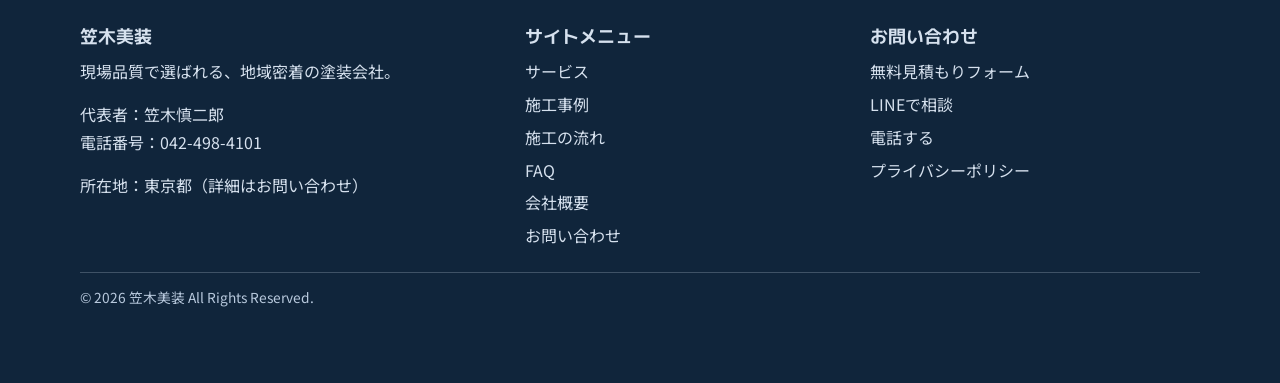
<file: privacy.html>
<!DOCTYPE html>
<html lang="ja">
<head>
  <meta charset="UTF-8">
  <meta name="viewport" content="width=device-width, initial-scale=1.0">
  <title>プライバシーポリシー | 笠木美装</title>
  <meta name="description" content="笠木美装のプライバシーポリシー。個人情報の取得、利用目的、第三者提供、安全管理、開示請求などを定めています。">
  <meta property="og:title" content="プライバシーポリシー | 笠木美装">
  <meta property="og:description" content="笠木美装の個人情報保護方針。">
  <meta property="og:type" content="website">
  <meta property="og:url" content="https://example.com/privacy.html">
  <meta property="og:image" content="/assets/img/ogp.jpg">
  <meta name="twitter:card" content="summary_large_image">
  <link rel="icon" href="/assets/img/favicon.png">
  <link rel="preconnect" href="https://fonts.googleapis.com">
  <link rel="preconnect" href="https://fonts.gstatic.com" crossorigin>
  <link href="https://fonts.googleapis.com/css2?family=M+PLUS+1p:wght@500;700;800&family=Noto+Sans+JP:wght@400;500;700&display=swap" rel="stylesheet">
  <link rel="stylesheet" href="assets/css/style.css">
  <script defer src="assets/js/main.js"></script>
</head>
<body>
  <a class="skip-link" href="#main-content">本文へスキップ</a>

  <header class="site-header" id="site-header">
    <div class="container header-inner">
      <a class="logo" href="index.html" aria-label="笠木美装 トップページへ">
        笠木美装
        <span class="logo-sub">KASAGI BISO</span>
      </a>
      <button id="menu-toggle" class="menu-toggle" aria-label="メニューを開閉" aria-controls="global-nav" aria-expanded="false">
        <span class="menu-toggle-bar"></span>
        <span class="menu-toggle-bar"></span>
        <span class="menu-toggle-bar"></span>
      </button>
      <nav class="global-nav" id="global-nav" aria-label="メインナビゲーション">
        <ul>
          <li><a href="index.html">トップ</a></li>
          <li><a href="services.html">サービス</a></li>
          <li><a href="works.html">施工事例</a></li>
          <li><a href="flow.html">施工の流れ</a></li>
          <li><a href="faq.html">FAQ</a></li>
          <li><a href="company.html">会社概要</a></li>
          <li><a href="contact.html">お問い合わせ</a></li>
          <li><a href="privacy.html">プライバシー</a></li>
        </ul>
      </nav>
      <div class="header-cta">
        <a class="btn btn-primary" href="contact.html">無料見積もり</a>
        <a class="btn btn-line" href="https://line.me/R/ti/p/@YOUR_LINE_ID" target="_blank" rel="noopener">LINE相談</a>
      </div>
    </div>
  </header>

  <main id="main-content">
    <section class="page-hero">
      <div class="container">
        <div class="breadcrumb"><a href="index.html">トップ</a> / プライバシーポリシー</div>
        <h1>プライバシーポリシー</h1>
        <p>笠木美装（以下「当社」）は、個人情報の適切な取り扱いに努めます。</p>
      </div>
    </section>

    <section class="section">
      <div class="container">
        <div class="policy-content reveal">
          <section class="policy-section">
            <h2>1. 個人情報の取得</h2>
            <p>当社は、お問い合わせフォーム、電話、LINE等を通じて、氏名、連絡先、相談内容等の個人情報を適正に取得します。</p>
          </section>

          <section class="policy-section">
            <h2>2. 利用目的</h2>
            <p>取得した個人情報は、以下の目的で利用します。</p>
            <ul class="list-check">
              <li>お問い合わせへの回答および見積もり対応</li>
              <li>施工、契約、アフターフォローに関する連絡</li>
              <li>サービス品質向上のための分析・改善</li>
              <li>法令等に基づく対応</li>
            </ul>
          </section>

          <section class="policy-section">
            <h2>3. 第三者提供</h2>
            <p>当社は、法令に基づく場合を除き、本人の同意なく個人情報を第三者へ提供しません。</p>
          </section>

          <section class="policy-section">
            <h2>4. 業務委託先の管理</h2>
            <p>利用目的達成のために業務を外部へ委託する場合、委託先に対して必要かつ適切な監督を行います。</p>
          </section>

          <section class="policy-section">
            <h2>5. 安全管理措置</h2>
            <p>当社は、個人情報の漏えい、滅失、毀損を防止するため、合理的な安全管理措置を講じます。</p>
          </section>

          <section class="policy-section">
            <h2>6. 開示・訂正・利用停止等</h2>
            <p>本人から個人情報の開示、訂正、追加、削除、利用停止等の請求があった場合、法令に基づき適切に対応します。</p>
          </section>

          <section class="policy-section">
            <h2>7. Cookie等の利用</h2>
            <p>当サイトでは、利便性向上や利用状況把握のためCookie等を利用する場合があります。ブラウザ設定で無効化することも可能です。</p>
          </section>

          <section class="policy-section">
            <h2>8. プライバシーポリシーの変更</h2>
            <p>本ポリシーは、法令改正や運用見直しに応じて変更することがあります。変更後は当サイト上に掲載した時点で効力を生じます。</p>
          </section>

          <section class="policy-section">
            <h2>9. お問い合わせ窓口</h2>
            <p>本ポリシーに関するお問い合わせは、以下までご連絡ください。</p>
            <p>会社名：笠木美装<br>代表者：笠木慎二郎<br>電話番号：042-498-4101<br>所在地：東京都（詳細はお問い合わせ）</p>
          </section>

          <section class="policy-section" style="margin-bottom:0;">
            <h2>制定日</h2>
            <p>2026年3月5日</p>
          </section>
        </div>
      </div>
    </section>
  </main>

  <footer class="footer">
    <div class="container">
      <div class="footer-grid">
        <div>
          <h2 class="footer-title">笠木美装</h2>
          <p>現場品質で選ばれる、地域密着の塗装会社。</p>
          <p>代表者：笠木慎二郎<br>電話番号：<a href="tel:042-498-4101">042-498-4101</a></p>
          <p>所在地：東京都（詳細はお問い合わせ）</p>
        </div>
        <div>
          <h2 class="footer-title">サイトメニュー</h2>
          <div class="footer-links">
            <a href="services.html">サービス</a>
            <a href="works.html">施工事例</a>
            <a href="flow.html">施工の流れ</a>
            <a href="faq.html">FAQ</a>
            <a href="company.html">会社概要</a>
            <a href="contact.html">お問い合わせ</a>
          </div>
        </div>
        <div>
          <h2 class="footer-title">お問い合わせ</h2>
          <div class="footer-links">
            <a href="contact.html">無料見積もりフォーム</a>
            <a href="https://line.me/R/ti/p/@YOUR_LINE_ID" target="_blank" rel="noopener">LINEで相談</a>
            <a href="tel:042-498-4101">電話する</a>
            <a href="privacy.html">プライバシーポリシー</a>
          </div>
        </div>
      </div>
      <div class="footer-bottom">© 2026 笠木美装 All Rights Reserved.</div>
    </div>
  </footer>

  <div class="floating-cta" aria-label="固定お問い合わせ導線">
    <a class="btn btn-primary" href="contact.html">無料見積もり</a>
    <a class="btn btn-line" href="https://line.me/R/ti/p/@YOUR_LINE_ID" target="_blank" rel="noopener">LINEで相談</a>
    <a class="btn btn-tel" href="tel:042-498-4101">電話する</a>
  </div>

  <div class="mobile-cta-bar" aria-label="モバイル固定お問い合わせ導線">
    <a class="m-quote" href="contact.html">無料見積もり</a>
    <a class="m-line" href="https://line.me/R/ti/p/@YOUR_LINE_ID" target="_blank" rel="noopener">LINE相談</a>
    <a class="m-tel" href="tel:042-498-4101">電話</a>
  </div>
</body>
</html>
</file>
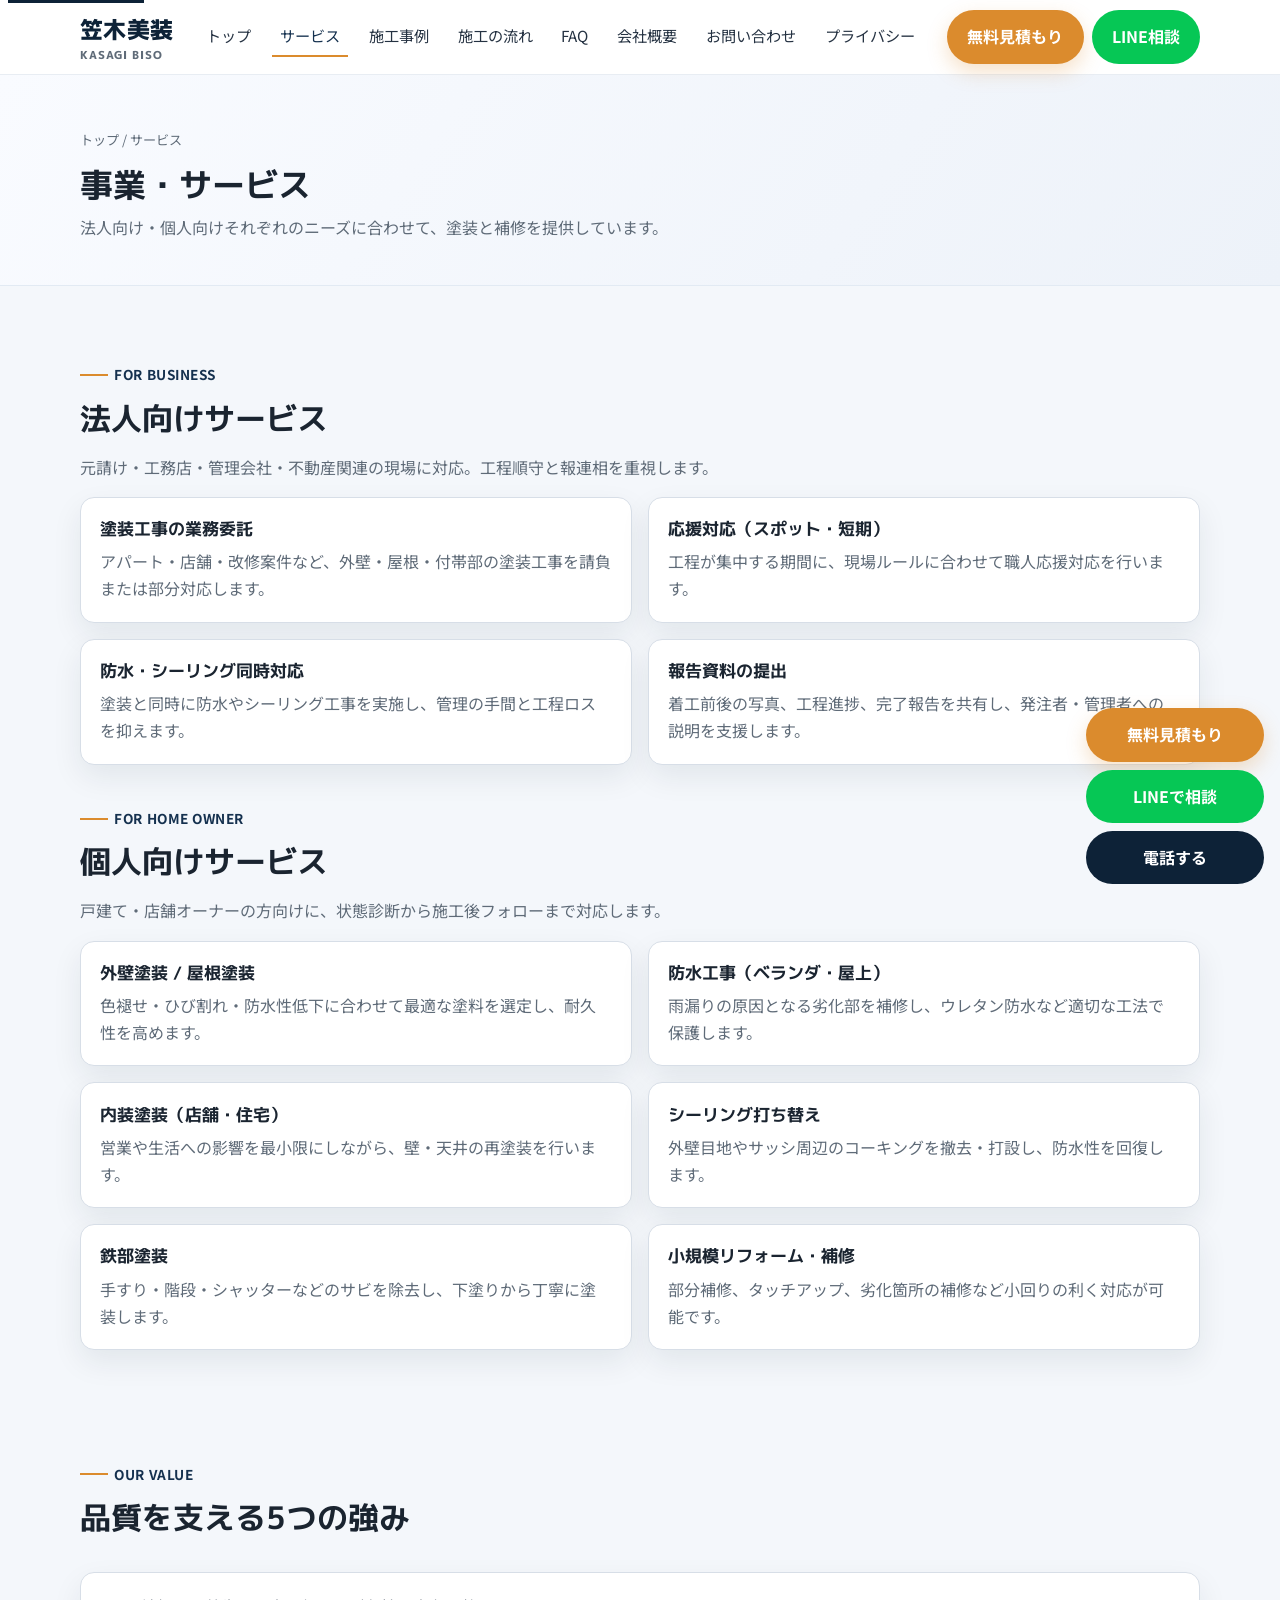
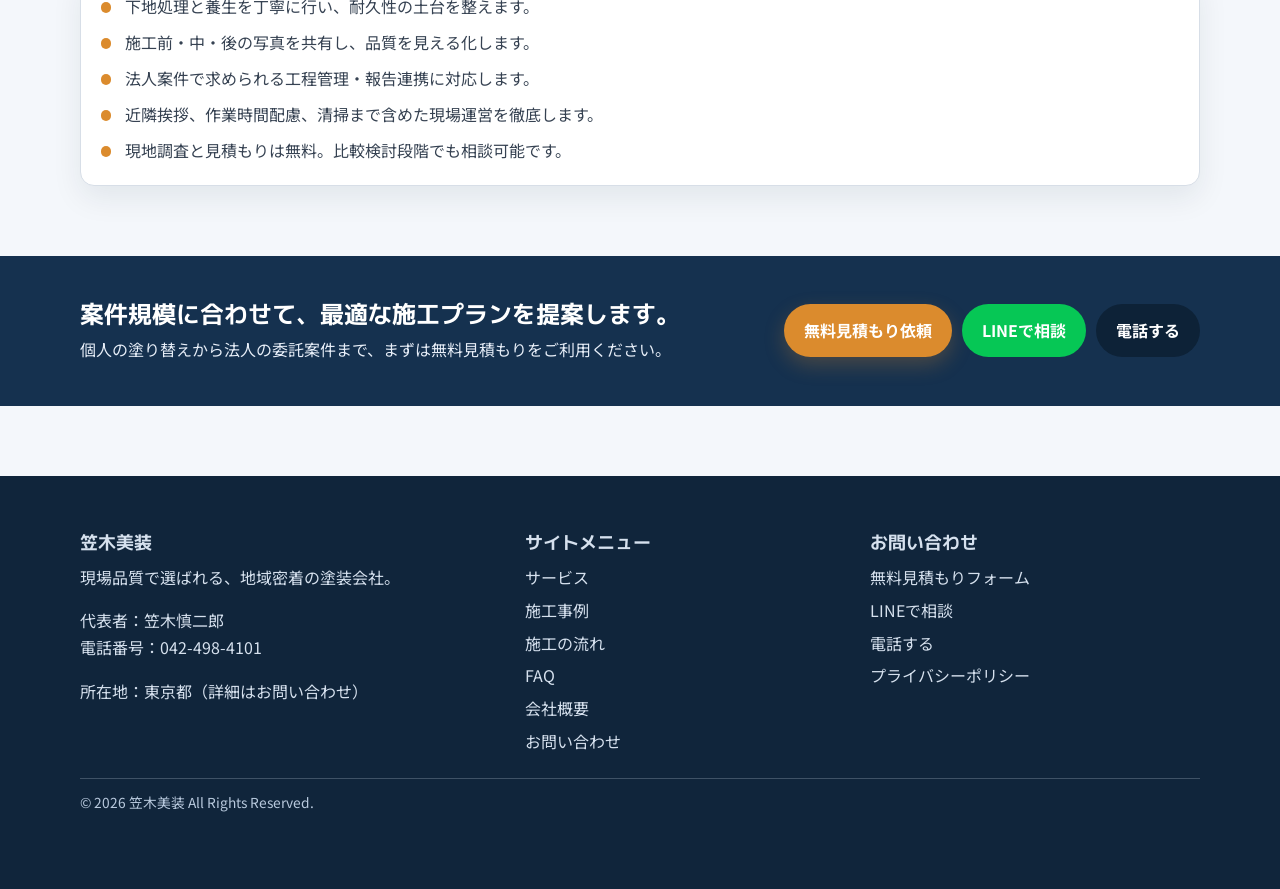
<file: services.html>
<!DOCTYPE html>
<html lang="ja">
<head>
  <meta charset="UTF-8">
  <meta name="viewport" content="width=device-width, initial-scale=1.0">
  <title>サービス | 笠木美装</title>
  <meta name="description" content="笠木美装の事業内容。外壁塗装・屋根塗装・防水・内装塗装・シーリング・小規模リフォーム、法人向け業務委託対応をご紹介します。">
  <meta property="og:title" content="サービス | 笠木美装">
  <meta property="og:description" content="法人向け・個人向けに分かりやすくサービス内容を掲載。">
  <meta property="og:type" content="website">
  <meta property="og:url" content="https://example.com/services.html">
  <meta property="og:image" content="/assets/img/ogp.jpg">
  <meta name="twitter:card" content="summary_large_image">
  <link rel="icon" href="/assets/img/favicon.png">
  <link rel="preconnect" href="https://fonts.googleapis.com">
  <link rel="preconnect" href="https://fonts.gstatic.com" crossorigin>
  <link href="https://fonts.googleapis.com/css2?family=M+PLUS+1p:wght@500;700;800&family=Noto+Sans+JP:wght@400;500;700&display=swap" rel="stylesheet">
  <link rel="stylesheet" href="assets/css/style.css">
  <script defer src="assets/js/main.js"></script>
</head>
<body>
  <a class="skip-link" href="#main-content">本文へスキップ</a>

  <header class="site-header" id="site-header">
    <div class="container header-inner">
      <a class="logo" href="index.html" aria-label="笠木美装 トップページへ">
        笠木美装
        <span class="logo-sub">KASAGI BISO</span>
      </a>
      <button id="menu-toggle" class="menu-toggle" aria-label="メニューを開閉" aria-controls="global-nav" aria-expanded="false">
        <span class="menu-toggle-bar"></span>
        <span class="menu-toggle-bar"></span>
        <span class="menu-toggle-bar"></span>
      </button>
      <nav class="global-nav" id="global-nav" aria-label="メインナビゲーション">
        <ul>
          <li><a href="index.html">トップ</a></li>
          <li><a href="services.html">サービス</a></li>
          <li><a href="works.html">施工事例</a></li>
          <li><a href="flow.html">施工の流れ</a></li>
          <li><a href="faq.html">FAQ</a></li>
          <li><a href="company.html">会社概要</a></li>
          <li><a href="contact.html">お問い合わせ</a></li>
          <li><a href="privacy.html">プライバシー</a></li>
        </ul>
      </nav>
      <div class="header-cta">
        <a class="btn btn-primary" href="contact.html">無料見積もり</a>
        <a class="btn btn-line" href="https://line.me/R/ti/p/@YOUR_LINE_ID" target="_blank" rel="noopener">LINE相談</a>
      </div>
    </div>
  </header>

  <main id="main-content">
    <section class="page-hero">
      <div class="container">
        <div class="breadcrumb"><a href="index.html">トップ</a> / サービス</div>
        <h1>事業・サービス</h1>
        <p>法人向け・個人向けそれぞれのニーズに合わせて、塗装と補修を提供しています。</p>
      </div>
    </section>

    <section class="section">
      <div class="container">
        <div class="service-section reveal">
          <span class="section-kicker">FOR BUSINESS</span>
          <h2 class="section-title">法人向けサービス</h2>
          <p class="section-lead">元請け・工務店・管理会社・不動産関連の現場に対応。工程順守と報連相を重視します。</p>
          <div class="service-list" style="margin-top:1rem;">
            <article class="service-card">
              <h3>塗装工事の業務委託</h3>
              <p>アパート・店舗・改修案件など、外壁・屋根・付帯部の塗装工事を請負または部分対応します。</p>
            </article>
            <article class="service-card">
              <h3>応援対応（スポット・短期）</h3>
              <p>工程が集中する期間に、現場ルールに合わせて職人応援対応を行います。</p>
            </article>
            <article class="service-card">
              <h3>防水・シーリング同時対応</h3>
              <p>塗装と同時に防水やシーリング工事を実施し、管理の手間と工程ロスを抑えます。</p>
            </article>
            <article class="service-card">
              <h3>報告資料の提出</h3>
              <p>着工前後の写真、工程進捗、完了報告を共有し、発注者・管理者への説明を支援します。</p>
            </article>
          </div>
        </div>

        <div class="service-section reveal">
          <span class="section-kicker">FOR HOME OWNER</span>
          <h2 class="section-title">個人向けサービス</h2>
          <p class="section-lead">戸建て・店舗オーナーの方向けに、状態診断から施工後フォローまで対応します。</p>
          <div class="service-list" style="margin-top:1rem;">
            <article class="service-card">
              <h3>外壁塗装 / 屋根塗装</h3>
              <p>色褪せ・ひび割れ・防水性低下に合わせて最適な塗料を選定し、耐久性を高めます。</p>
            </article>
            <article class="service-card">
              <h3>防水工事（ベランダ・屋上）</h3>
              <p>雨漏りの原因となる劣化部を補修し、ウレタン防水など適切な工法で保護します。</p>
            </article>
            <article class="service-card">
              <h3>内装塗装（店舗・住宅）</h3>
              <p>営業や生活への影響を最小限にしながら、壁・天井の再塗装を行います。</p>
            </article>
            <article class="service-card">
              <h3>シーリング打ち替え</h3>
              <p>外壁目地やサッシ周辺のコーキングを撤去・打設し、防水性を回復します。</p>
            </article>
            <article class="service-card">
              <h3>鉄部塗装</h3>
              <p>手すり・階段・シャッターなどのサビを除去し、下塗りから丁寧に塗装します。</p>
            </article>
            <article class="service-card">
              <h3>小規模リフォーム・補修</h3>
              <p>部分補修、タッチアップ、劣化箇所の補修など小回りの利く対応が可能です。</p>
            </article>
          </div>
        </div>
      </div>
    </section>

    <section class="section" style="padding-top:0;">
      <div class="container">
        <div class="section-head reveal">
          <span class="section-kicker">OUR VALUE</span>
          <h2 class="section-title">品質を支える5つの強み</h2>
        </div>
        <div class="card reveal">
          <ul class="list-check">
            <li>下地処理と養生を丁寧に行い、耐久性の土台を整えます。</li>
            <li>施工前・中・後の写真を共有し、品質を見える化します。</li>
            <li>法人案件で求められる工程管理・報告連携に対応します。</li>
            <li>近隣挨拶、作業時間配慮、清掃まで含めた現場運営を徹底します。</li>
            <li>現地調査と見積もりは無料。比較検討段階でも相談可能です。</li>
          </ul>
        </div>
      </div>
    </section>

    <section class="cta-band">
      <div class="container section">
        <div class="cta-box reveal">
          <div>
            <h2 style="margin-bottom:0.4rem;">案件規模に合わせて、最適な施工プランを提案します。</h2>
            <p>個人の塗り替えから法人の委託案件まで、まずは無料見積もりをご利用ください。</p>
          </div>
          <div class="hero-actions">
            <a class="btn btn-primary" href="contact.html">無料見積もり依頼</a>
            <a class="btn btn-line" href="https://line.me/R/ti/p/@YOUR_LINE_ID" target="_blank" rel="noopener">LINEで相談</a>
            <a class="btn btn-tel" href="tel:042-498-4101">電話する</a>
          </div>
        </div>
      </div>
    </section>
  </main>

  <footer class="footer">
    <div class="container">
      <div class="footer-grid">
        <div>
          <h2 class="footer-title">笠木美装</h2>
          <p>現場品質で選ばれる、地域密着の塗装会社。</p>
          <p>代表者：笠木慎二郎<br>電話番号：<a href="tel:042-498-4101">042-498-4101</a></p>
          <p>所在地：東京都（詳細はお問い合わせ）</p>
        </div>
        <div>
          <h2 class="footer-title">サイトメニュー</h2>
          <div class="footer-links">
            <a href="services.html">サービス</a>
            <a href="works.html">施工事例</a>
            <a href="flow.html">施工の流れ</a>
            <a href="faq.html">FAQ</a>
            <a href="company.html">会社概要</a>
            <a href="contact.html">お問い合わせ</a>
          </div>
        </div>
        <div>
          <h2 class="footer-title">お問い合わせ</h2>
          <div class="footer-links">
            <a href="contact.html">無料見積もりフォーム</a>
            <a href="https://line.me/R/ti/p/@YOUR_LINE_ID" target="_blank" rel="noopener">LINEで相談</a>
            <a href="tel:042-498-4101">電話する</a>
            <a href="privacy.html">プライバシーポリシー</a>
          </div>
        </div>
      </div>
      <div class="footer-bottom">© 2026 笠木美装 All Rights Reserved.</div>
    </div>
  </footer>

  <div class="floating-cta" aria-label="固定お問い合わせ導線">
    <a class="btn btn-primary" href="contact.html">無料見積もり</a>
    <a class="btn btn-line" href="https://line.me/R/ti/p/@YOUR_LINE_ID" target="_blank" rel="noopener">LINEで相談</a>
    <a class="btn btn-tel" href="tel:042-498-4101">電話する</a>
  </div>

  <div class="mobile-cta-bar" aria-label="モバイル固定お問い合わせ導線">
    <a class="m-quote" href="contact.html">無料見積もり</a>
    <a class="m-line" href="https://line.me/R/ti/p/@YOUR_LINE_ID" target="_blank" rel="noopener">LINE相談</a>
    <a class="m-tel" href="tel:042-498-4101">電話</a>
  </div>
</body>
</html>
</file>
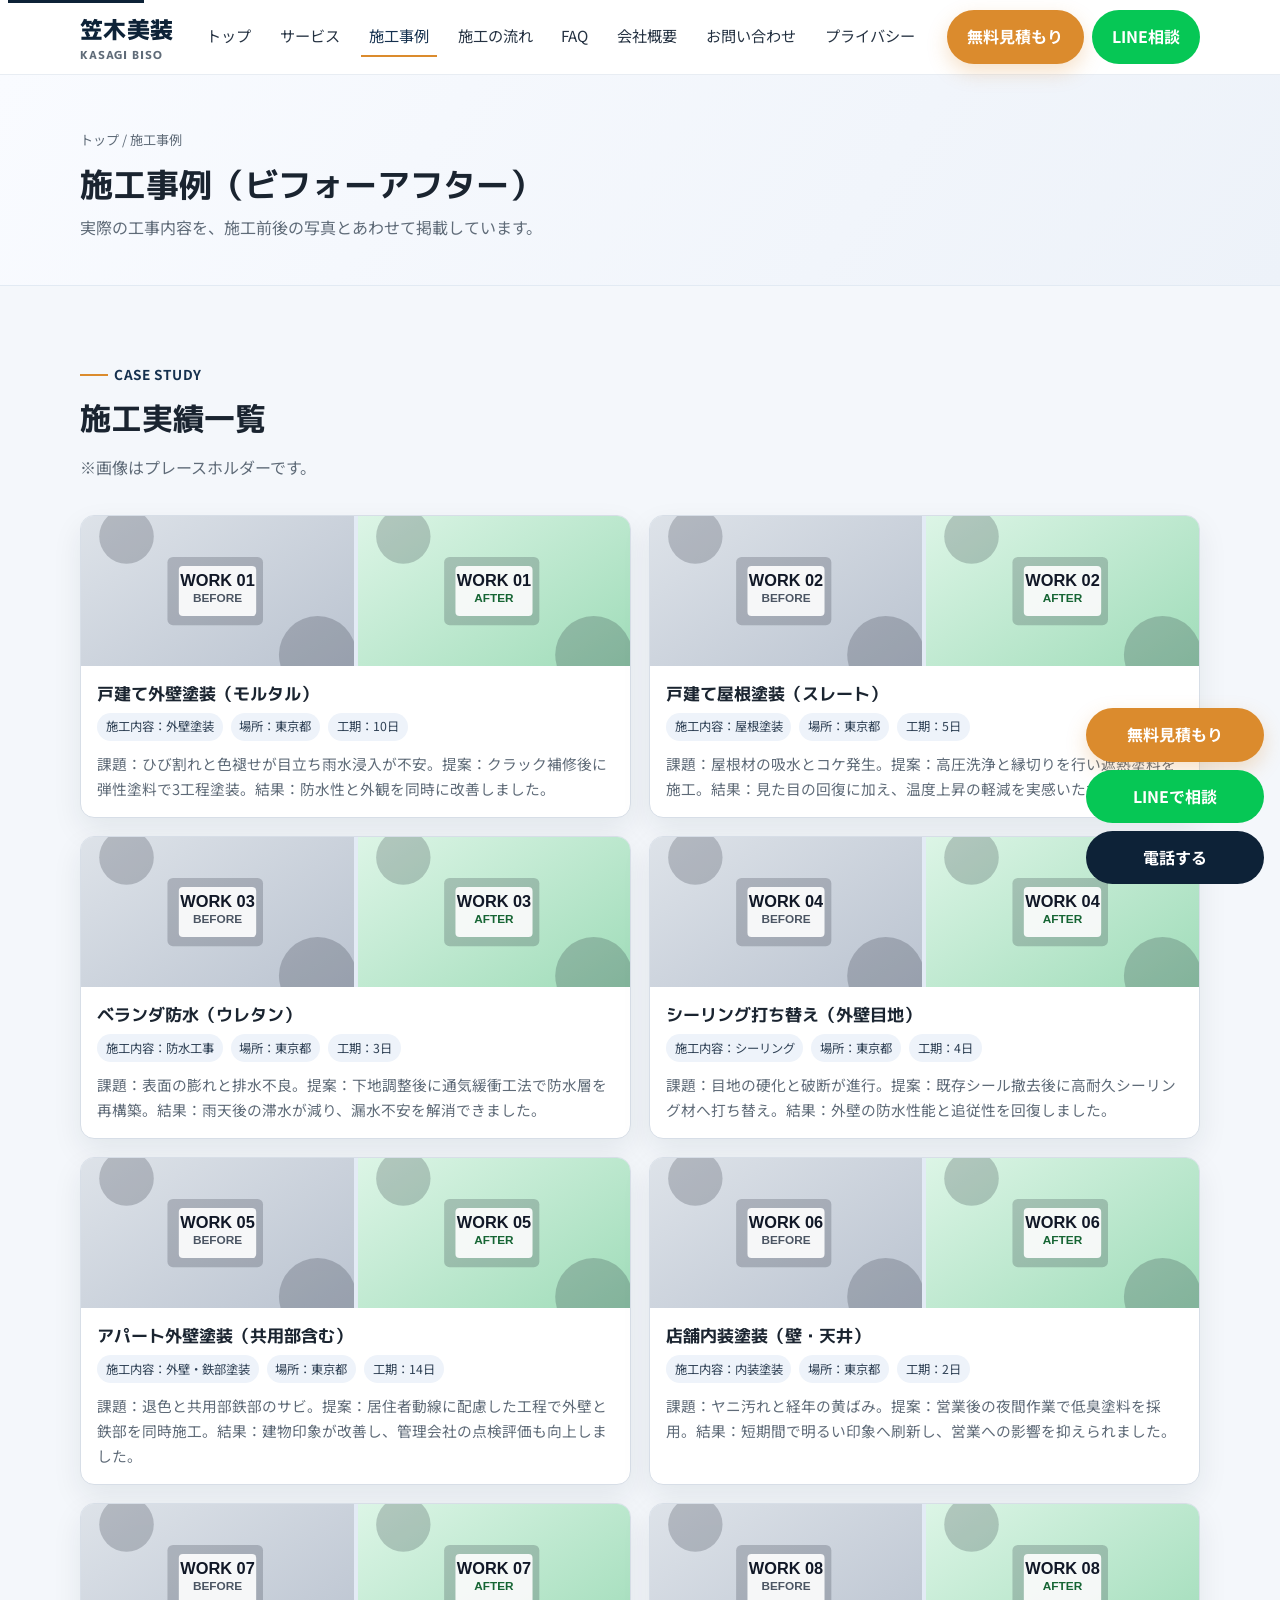
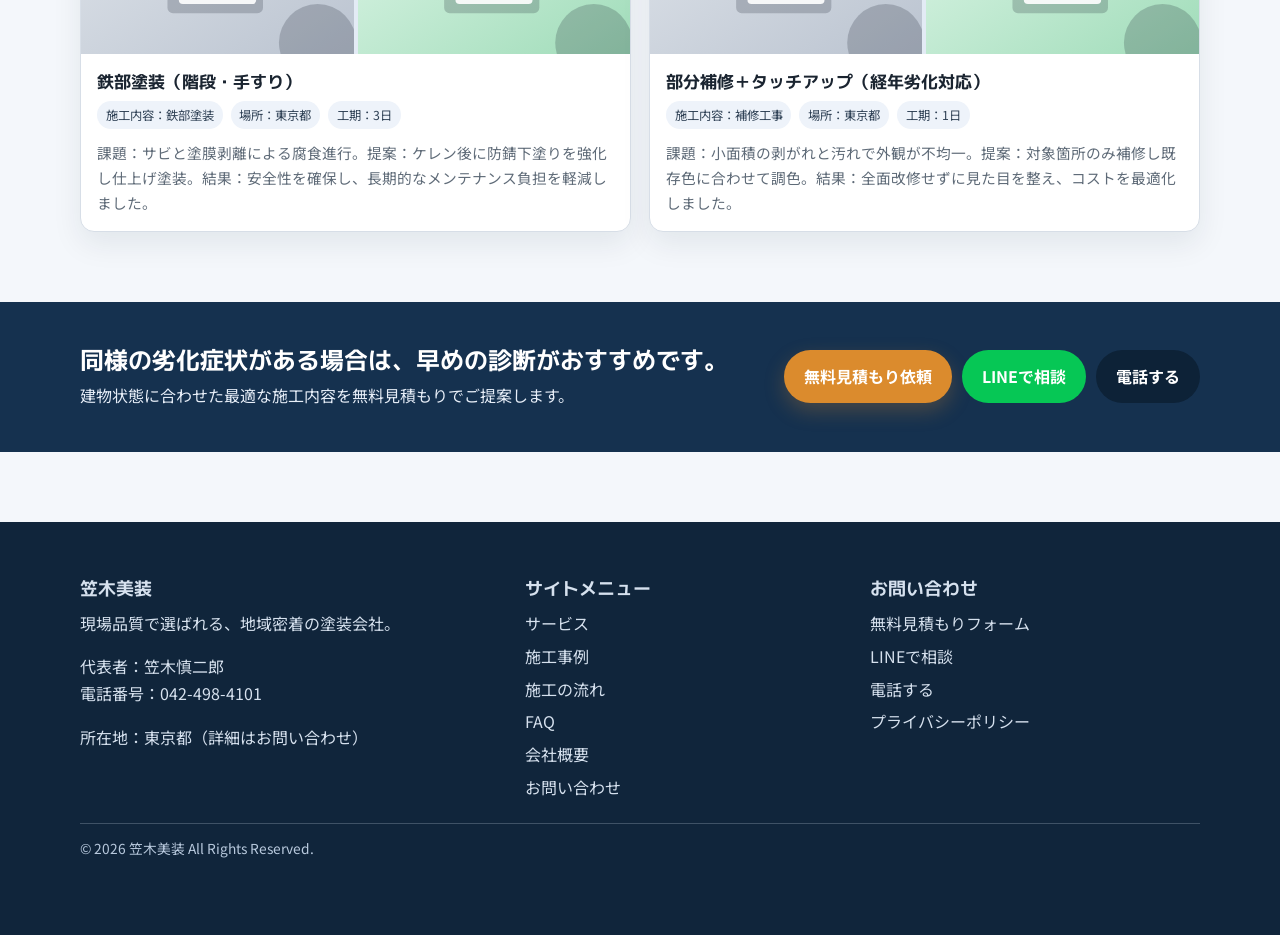
<file: works.html>
<!DOCTYPE html>
<html lang="ja">
<head>
  <meta charset="UTF-8">
  <meta name="viewport" content="width=device-width, initial-scale=1.0">
  <title>施工事例 | 笠木美装</title>
  <meta name="description" content="笠木美装の施工事例一覧。外壁塗装・屋根塗装・防水・内装塗装・シーリング・補修のビフォーアフターを掲載しています。">
  <meta property="og:title" content="施工事例 | 笠木美装">
  <meta property="og:description" content="ビフォーアフターで工事品質を確認できる施工事例ページ。">
  <meta property="og:type" content="website">
  <meta property="og:url" content="https://example.com/works.html">
  <meta property="og:image" content="/assets/img/ogp.svg">
  <meta name="twitter:card" content="summary_large_image">
  <link rel="icon" href="/assets/img/favicon.png">
  <link rel="preconnect" href="https://fonts.googleapis.com">
  <link rel="preconnect" href="https://fonts.gstatic.com" crossorigin>
  <link href="https://fonts.googleapis.com/css2?family=M+PLUS+1p:wght@500;700;800&family=Noto+Sans+JP:wght@400;500;700&display=swap" rel="stylesheet">
  <link rel="stylesheet" href="assets/css/style.css">
  <script defer src="assets/js/main.js"></script>
</head>
<body>
  <a class="skip-link" href="#main-content">本文へスキップ</a>

  <header class="site-header" id="site-header">
    <div class="container header-inner">
      <a class="logo" href="index.html" aria-label="笠木美装 トップページへ">
        笠木美装
        <span class="logo-sub">KASAGI BISO</span>
      </a>
      <button id="menu-toggle" class="menu-toggle" aria-label="メニューを開閉" aria-controls="global-nav" aria-expanded="false">
        <span class="menu-toggle-bar"></span>
        <span class="menu-toggle-bar"></span>
        <span class="menu-toggle-bar"></span>
      </button>
      <nav class="global-nav" id="global-nav" aria-label="メインナビゲーション">
        <ul>
          <li><a href="index.html">トップ</a></li>
          <li><a href="services.html">サービス</a></li>
          <li><a href="works.html">施工事例</a></li>
          <li><a href="flow.html">施工の流れ</a></li>
          <li><a href="faq.html">FAQ</a></li>
          <li><a href="company.html">会社概要</a></li>
          <li><a href="contact.html">お問い合わせ</a></li>
          <li><a href="privacy.html">プライバシー</a></li>
        </ul>
      </nav>
      <div class="header-cta">
        <a class="btn btn-primary" href="contact.html">無料見積もり</a>
        <a class="btn btn-line" href="https://line.me/R/ti/p/@YOUR_LINE_ID" target="_blank" rel="noopener">LINE相談</a>
      </div>
    </div>
  </header>

  <main id="main-content">
    <section class="page-hero">
      <div class="container">
        <div class="breadcrumb"><a href="index.html">トップ</a> / 施工事例</div>
        <h1>施工事例（ビフォーアフター）</h1>
        <p>実際の工事内容を、施工前後の写真とあわせて掲載しています。</p>
      </div>
    </section>

    <section class="section">
      <div class="container">
        <div class="section-head reveal">
          <span class="section-kicker">CASE STUDY</span>
          <h2 class="section-title">施工実績一覧</h2>
          <p class="section-lead">※画像はプレースホルダーです。<br><!-- TODO: /assets/img/works/ 配下の画像を実写真に差し替え --></p>
        </div>

        <div class="work-grid">
          <article class="work-card reveal">
            <div class="work-thumb">
              <img src="assets/img/works/work01-before.svg" alt="戸建て外壁塗装 モルタル 施工前" loading="lazy">
              <img src="assets/img/works/work01-after.svg" alt="戸建て外壁塗装 モルタル 施工後" loading="lazy">
            </div>
            <div class="work-body">
              <h3>戸建て外壁塗装（モルタル）</h3>
              <div class="work-meta"><span>施工内容：外壁塗装</span><span>場所：東京都</span><span>工期：10日</span></div>
              <p class="work-case-summary">課題：ひび割れと色褪せが目立ち雨水浸入が不安。提案：クラック補修後に弾性塗料で3工程塗装。結果：防水性と外観を同時に改善しました。</p>
            </div>
          </article>

          <article class="work-card reveal">
            <div class="work-thumb">
              <img src="assets/img/works/work02-before.svg" alt="戸建て屋根塗装 スレート 施工前" loading="lazy">
              <img src="assets/img/works/work02-after.svg" alt="戸建て屋根塗装 スレート 施工後" loading="lazy">
            </div>
            <div class="work-body">
              <h3>戸建て屋根塗装（スレート）</h3>
              <div class="work-meta"><span>施工内容：屋根塗装</span><span>場所：東京都</span><span>工期：5日</span></div>
              <p class="work-case-summary">課題：屋根材の吸水とコケ発生。提案：高圧洗浄と縁切りを行い遮熱塗料を施工。結果：見た目の回復に加え、温度上昇の軽減を実感いただきました。</p>
            </div>
          </article>

          <article class="work-card reveal">
            <div class="work-thumb">
              <img src="assets/img/works/work03-before.svg" alt="ベランダ防水 ウレタン 施工前" loading="lazy">
              <img src="assets/img/works/work03-after.svg" alt="ベランダ防水 ウレタン 施工後" loading="lazy">
            </div>
            <div class="work-body">
              <h3>ベランダ防水（ウレタン）</h3>
              <div class="work-meta"><span>施工内容：防水工事</span><span>場所：東京都</span><span>工期：3日</span></div>
              <p class="work-case-summary">課題：表面の膨れと排水不良。提案：下地調整後に通気緩衝工法で防水層を再構築。結果：雨天後の滞水が減り、漏水不安を解消できました。</p>
            </div>
          </article>

          <article class="work-card reveal">
            <div class="work-thumb">
              <img src="assets/img/works/work04-before.svg" alt="シーリング打ち替え 外壁目地 施工前" loading="lazy">
              <img src="assets/img/works/work04-after.svg" alt="シーリング打ち替え 外壁目地 施工後" loading="lazy">
            </div>
            <div class="work-body">
              <h3>シーリング打ち替え（外壁目地）</h3>
              <div class="work-meta"><span>施工内容：シーリング</span><span>場所：東京都</span><span>工期：4日</span></div>
              <p class="work-case-summary">課題：目地の硬化と破断が進行。提案：既存シール撤去後に高耐久シーリング材へ打ち替え。結果：外壁の防水性能と追従性を回復しました。</p>
            </div>
          </article>

          <article class="work-card reveal">
            <div class="work-thumb">
              <img src="assets/img/works/work05-before.svg" alt="アパート外壁塗装 共用部含む 施工前" loading="lazy">
              <img src="assets/img/works/work05-after.svg" alt="アパート外壁塗装 共用部含む 施工後" loading="lazy">
            </div>
            <div class="work-body">
              <h3>アパート外壁塗装（共用部含む）</h3>
              <div class="work-meta"><span>施工内容：外壁・鉄部塗装</span><span>場所：東京都</span><span>工期：14日</span></div>
              <p class="work-case-summary">課題：退色と共用部鉄部のサビ。提案：居住者動線に配慮した工程で外壁と鉄部を同時施工。結果：建物印象が改善し、管理会社の点検評価も向上しました。</p>
            </div>
          </article>

          <article class="work-card reveal">
            <div class="work-thumb">
              <img src="assets/img/works/work06-before.svg" alt="店舗内装塗装 壁・天井 施工前" loading="lazy">
              <img src="assets/img/works/work06-after.svg" alt="店舗内装塗装 壁・天井 施工後" loading="lazy">
            </div>
            <div class="work-body">
              <h3>店舗内装塗装（壁・天井）</h3>
              <div class="work-meta"><span>施工内容：内装塗装</span><span>場所：東京都</span><span>工期：2日</span></div>
              <p class="work-case-summary">課題：ヤニ汚れと経年の黄ばみ。提案：営業後の夜間作業で低臭塗料を採用。結果：短期間で明るい印象へ刷新し、営業への影響を抑えられました。</p>
            </div>
          </article>

          <article class="work-card reveal">
            <div class="work-thumb">
              <img src="assets/img/works/work07-before.svg" alt="鉄部塗装 階段・手すり 施工前" loading="lazy">
              <img src="assets/img/works/work07-after.svg" alt="鉄部塗装 階段・手すり 施工後" loading="lazy">
            </div>
            <div class="work-body">
              <h3>鉄部塗装（階段・手すり）</h3>
              <div class="work-meta"><span>施工内容：鉄部塗装</span><span>場所：東京都</span><span>工期：3日</span></div>
              <p class="work-case-summary">課題：サビと塗膜剥離による腐食進行。提案：ケレン後に防錆下塗りを強化し仕上げ塗装。結果：安全性を確保し、長期的なメンテナンス負担を軽減しました。</p>
            </div>
          </article>

          <article class="work-card reveal">
            <div class="work-thumb">
              <img src="assets/img/works/work08-before.svg" alt="部分補修 タッチアップ 経年劣化対応 施工前" loading="lazy">
              <img src="assets/img/works/work08-after.svg" alt="部分補修 タッチアップ 経年劣化対応 施工後" loading="lazy">
            </div>
            <div class="work-body">
              <h3>部分補修＋タッチアップ（経年劣化対応）</h3>
              <div class="work-meta"><span>施工内容：補修工事</span><span>場所：東京都</span><span>工期：1日</span></div>
              <p class="work-case-summary">課題：小面積の剥がれと汚れで外観が不均一。提案：対象箇所のみ補修し既存色に合わせて調色。結果：全面改修せずに見た目を整え、コストを最適化しました。</p>
            </div>
          </article>
        </div>
      </div>
    </section>

    <section class="cta-band">
      <div class="container section">
        <div class="cta-box reveal">
          <div>
            <h2 style="margin-bottom:0.4rem;">同様の劣化症状がある場合は、早めの診断がおすすめです。</h2>
            <p>建物状態に合わせた最適な施工内容を無料見積もりでご提案します。</p>
          </div>
          <div class="hero-actions">
            <a class="btn btn-primary" href="contact.html">無料見積もり依頼</a>
            <a class="btn btn-line" href="https://line.me/R/ti/p/@YOUR_LINE_ID" target="_blank" rel="noopener">LINEで相談</a>
            <a class="btn btn-tel" href="tel:042-498-4101">電話する</a>
          </div>
        </div>
      </div>
    </section>
  </main>

  <footer class="footer">
    <div class="container">
      <div class="footer-grid">
        <div>
          <h2 class="footer-title">笠木美装</h2>
          <p>現場品質で選ばれる、地域密着の塗装会社。</p>
          <p>代表者：笠木慎二郎<br>電話番号：<a href="tel:042-498-4101">042-498-4101</a></p>
          <p>所在地：東京都（詳細はお問い合わせ）</p>
        </div>
        <div>
          <h2 class="footer-title">サイトメニュー</h2>
          <div class="footer-links">
            <a href="services.html">サービス</a>
            <a href="works.html">施工事例</a>
            <a href="flow.html">施工の流れ</a>
            <a href="faq.html">FAQ</a>
            <a href="company.html">会社概要</a>
            <a href="contact.html">お問い合わせ</a>
          </div>
        </div>
        <div>
          <h2 class="footer-title">お問い合わせ</h2>
          <div class="footer-links">
            <a href="contact.html">無料見積もりフォーム</a>
            <a href="https://line.me/R/ti/p/@YOUR_LINE_ID" target="_blank" rel="noopener">LINEで相談</a>
            <a href="tel:042-498-4101">電話する</a>
            <a href="privacy.html">プライバシーポリシー</a>
          </div>
        </div>
      </div>
      <div class="footer-bottom">© 2026 笠木美装 All Rights Reserved.</div>
    </div>
  </footer>

  <div class="floating-cta" aria-label="固定お問い合わせ導線">
    <a class="btn btn-primary" href="contact.html">無料見積もり</a>
    <a class="btn btn-line" href="https://line.me/R/ti/p/@YOUR_LINE_ID" target="_blank" rel="noopener">LINEで相談</a>
    <a class="btn btn-tel" href="tel:042-498-4101">電話する</a>
  </div>

  <div class="mobile-cta-bar" aria-label="モバイル固定お問い合わせ導線">
    <a class="m-quote" href="contact.html">無料見積もり</a>
    <a class="m-line" href="https://line.me/R/ti/p/@YOUR_LINE_ID" target="_blank" rel="noopener">LINE相談</a>
    <a class="m-tel" href="tel:042-498-4101">電話</a>
  </div>
</body>
</html>
</file>
<file: assets/css/style.css>
:root {
  --color-primary: #15314f;
  --color-primary-deep: #0d2237;
  --color-accent: #db8b2d;
  --color-line: #06c755;
  --color-bg: #f4f7fb;
  --color-surface: #ffffff;
  --color-text: #1a2430;
  --color-muted: #5f6b78;
  --color-border: #d7dee7;
  --color-danger: #a81d1d;
  --shadow-card: 0 12px 30px rgba(13, 34, 55, 0.08);
  --radius-md: 14px;
  --radius-lg: 20px;
  --radius-sm: 10px;
  --transition: 0.25s ease;
}

* {
  box-sizing: border-box;
}

html {
  scroll-behavior: smooth;
}

body {
  margin: 0;
  font-family: "Noto Sans JP", "Hiragino Kaku Gothic ProN", sans-serif;
  color: var(--color-text);
  background: var(--color-bg);
  line-height: 1.7;
}

img {
  max-width: 100%;
  height: auto;
  vertical-align: middle;
}

a {
  color: inherit;
  text-decoration: none;
}

p {
  margin: 0 0 1rem;
}

h1,
h2,
h3,
h4 {
  margin: 0 0 0.9rem;
  line-height: 1.35;
  font-family: "M PLUS 1p", "Noto Sans JP", sans-serif;
}

ul {
  margin: 0;
  padding: 0;
  list-style: none;
}

.container {
  width: min(1120px, calc(100% - 2rem));
  margin-inline: auto;
}

.section {
  padding: 70px 0;
}

.section-head {
  margin-bottom: 34px;
}

.section-kicker {
  display: inline-flex;
  align-items: center;
  gap: 0.4rem;
  margin-bottom: 0.7rem;
  color: var(--color-primary);
  font-weight: 700;
  font-size: 0.85rem;
  letter-spacing: 0.04em;
}

.section-kicker::before {
  content: "";
  width: 28px;
  height: 2px;
  background: var(--color-accent);
}

.section-title {
  font-size: clamp(1.5rem, 2.4vw, 2rem);
}

.section-lead {
  color: var(--color-muted);
}

.grid {
  display: grid;
  gap: 1.1rem;
}

.grid-2 {
  grid-template-columns: repeat(2, minmax(0, 1fr));
}

.grid-3 {
  grid-template-columns: repeat(3, minmax(0, 1fr));
}

.card {
  background: var(--color-surface);
  border: 1px solid var(--color-border);
  border-radius: var(--radius-md);
  box-shadow: var(--shadow-card);
  padding: 1.25rem;
}

.btn {
  display: inline-flex;
  align-items: center;
  justify-content: center;
  gap: 0.4rem;
  border-radius: 999px;
  font-weight: 700;
  padding: 0.75rem 1.2rem;
  border: 1px solid transparent;
  cursor: pointer;
  transition: transform var(--transition), box-shadow var(--transition), background-color var(--transition);
}

.btn:hover,
.btn:focus-visible {
  transform: translateY(-1px);
}

.btn-primary {
  background: var(--color-accent);
  color: #fff;
  box-shadow: 0 8px 20px rgba(219, 139, 45, 0.26);
}

.btn-secondary {
  background: var(--color-primary);
  color: #fff;
  box-shadow: 0 8px 20px rgba(21, 49, 79, 0.22);
}

.btn-outline {
  border-color: var(--color-primary);
  color: var(--color-primary);
  background: #fff;
}

.btn-line {
  background: var(--color-line);
  color: #fff;
}

.btn-tel {
  background: var(--color-primary-deep);
  color: #fff;
}

.skip-link {
  position: absolute;
  top: -40px;
  left: 8px;
  background: var(--color-primary-deep);
  color: #fff;
  padding: 8px 12px;
  z-index: 10000;
}

.skip-link:focus {
  top: 8px;
}

.site-header {
  position: sticky;
  top: 0;
  z-index: 999;
  background: rgba(255, 255, 255, 0.96);
  border-bottom: 1px solid #e8edf3;
  backdrop-filter: blur(8px);
}

.site-header.is-scrolled {
  box-shadow: 0 10px 20px rgba(13, 34, 55, 0.08);
}

.header-inner {
  min-height: 74px;
  display: flex;
  align-items: center;
  justify-content: space-between;
  gap: 1rem;
}

.logo {
  font-size: 1.45rem;
  font-family: "M PLUS 1p", "Noto Sans JP", sans-serif;
  font-weight: 800;
  letter-spacing: 0.02em;
  color: var(--color-primary-deep);
}

.logo-sub {
  display: block;
  font-size: 0.68rem;
  letter-spacing: 0.08em;
  color: var(--color-muted);
  margin-top: -0.2rem;
}

.global-nav ul {
  display: flex;
  align-items: center;
  gap: 0.8rem;
}

.global-nav a {
  display: inline-block;
  font-size: 0.95rem;
  color: #253242;
  padding: 0.4rem 0.5rem;
  border-bottom: 2px solid transparent;
  transition: border-color var(--transition), color var(--transition);
}

.global-nav a:hover,
.global-nav a:focus-visible,
.global-nav a[aria-current="page"] {
  color: var(--color-primary);
  border-bottom-color: var(--color-accent);
}

.header-cta {
  display: flex;
  align-items: center;
  gap: 0.5rem;
}

.menu-toggle {
  display: none;
  border: 1px solid var(--color-border);
  background: #fff;
  border-radius: 8px;
  width: 42px;
  height: 42px;
  align-items: center;
  justify-content: center;
}

.menu-toggle-bar {
  width: 18px;
  height: 2px;
  background: var(--color-primary-deep);
  display: block;
  margin: 2px 0;
}

.hero {
  position: relative;
  overflow: hidden;
  padding: 84px 0 72px;
  min-height: clamp(420px, 70vh, 680px);
  background:
    linear-gradient(130deg, rgba(13, 34, 55, 0.8), rgba(13, 34, 55, 0.55)),
    url("../img/works/work01-after.svg") center / cover no-repeat;
}

.hero-bg {
  position: absolute;
  inset: 0;
  z-index: 0;
}

.hero-video {
  width: 100%;
  height: 100%;
  object-fit: cover;
}

.hero-overlay {
  position: absolute;
  inset: 0;
  z-index: 0;
  background:
    linear-gradient(115deg, rgba(8, 24, 39, 0.82) 0%, rgba(8, 24, 39, 0.58) 46%, rgba(8, 24, 39, 0.42) 100%);
}

.hero-grid {
  position: relative;
  z-index: 1;
  display: grid;
  grid-template-columns: 1fr;
  align-items: center;
  gap: 1.4rem;
}

.hero-text {
  max-width: 760px;
}

.hero h1 {
  font-size: clamp(1.9rem, 3vw, 2.8rem);
  margin-bottom: 1rem;
  color: #fff;
}

.hero-copy {
  color: rgba(241, 246, 251, 0.94);
  margin-bottom: 1.2rem;
}

.hero-catch {
  display: flex;
  flex-wrap: wrap;
  gap: 0.55rem;
  margin-bottom: 1.2rem;
}

.catch-item {
  display: inline-flex;
  align-items: center;
  gap: 0.4rem;
  background: rgba(6, 18, 30, 0.58);
  border: 1px solid rgba(235, 244, 255, 0.28);
  border-radius: 10px;
  padding: 0.44rem 0.72rem;
  font-weight: 600;
  font-size: 0.92rem;
  color: #eff6ff;
  cursor: default;
}

.catch-item::before {
  content: "";
  width: 6px;
  height: 6px;
  border-radius: 50%;
  background: rgba(255, 255, 255, 0.82);
}

.hero-actions {
  display: flex;
  flex-wrap: wrap;
  gap: 0.6rem;
}

.hero .btn-outline {
  border-color: rgba(255, 255, 255, 0.85);
  color: #fff;
  background: rgba(255, 255, 255, 0.08);
}

.kpi-row {
  margin-top: 1.4rem;
  display: flex;
  flex-wrap: wrap;
  gap: 0.6rem;
}

.kpi-chip {
  background: rgba(6, 18, 30, 0.5);
  border: 1px solid rgba(235, 244, 255, 0.26);
  border-radius: 8px;
  padding: 0.34rem 0.62rem;
  font-size: 0.86rem;
  color: #edf4fc;
  cursor: default;
}

.cta-band {
  background: var(--color-primary);
  color: #fff;
}

.cta-band .section {
  padding: 42px 0;
}

.cta-box {
  display: flex;
  justify-content: space-between;
  align-items: center;
  gap: 1rem;
}

.cta-box p {
  margin: 0;
  color: #e7eef8;
}

.strength-item h3,
.service-card h3,
.work-card h3,
.flow-step h3,
.faq-item h3,
.company-card h3 {
  font-size: 1.07rem;
  margin-bottom: 0.5rem;
}

.strength-item p,
.service-card p,
.work-card p,
.flow-step p,
.company-card p {
  color: var(--color-muted);
  margin-bottom: 0;
}

.badge {
  display: inline-block;
  padding: 0.25rem 0.58rem;
  font-size: 0.8rem;
  border-radius: 999px;
  background: #edf3fb;
  color: var(--color-primary);
  font-weight: 700;
  margin-bottom: 0.55rem;
}

.service-section {
  margin-bottom: 2.2rem;
}

.service-list {
  display: grid;
  grid-template-columns: repeat(2, minmax(0, 1fr));
  gap: 1rem;
}

.service-card {
  background: #fff;
  border: 1px solid var(--color-border);
  border-radius: var(--radius-md);
  padding: 1.2rem;
  box-shadow: var(--shadow-card);
}

.list-check {
  display: grid;
  gap: 0.55rem;
}

.list-check li {
  position: relative;
  padding-left: 1.5rem;
  color: #364252;
}

.list-check li::before {
  content: "";
  position: absolute;
  left: 0;
  top: 0.55rem;
  width: 0.65rem;
  height: 0.65rem;
  border-radius: 999px;
  background: var(--color-accent);
}

.work-grid {
  display: grid;
  grid-template-columns: repeat(2, minmax(0, 1fr));
  gap: 1.1rem;
}

.work-card {
  background: #fff;
  border: 1px solid var(--color-border);
  border-radius: var(--radius-md);
  overflow: hidden;
  box-shadow: var(--shadow-card);
}

.work-thumb {
  display: grid;
  grid-template-columns: 1fr 1fr;
  gap: 4px;
  background: #e3ebf5;
}

.work-thumb img {
  width: 100%;
  height: 150px;
  object-fit: cover;
}

.work-body {
  padding: 1rem;
}

.work-meta {
  display: flex;
  flex-wrap: wrap;
  gap: 0.5rem;
  margin-bottom: 0.65rem;
}

.work-meta span {
  font-size: 0.77rem;
  background: #eef3fa;
  color: #2f4155;
  border-radius: 999px;
  padding: 0.22rem 0.55rem;
}

.work-case-summary {
  font-size: 0.92rem;
  color: #3f4f61;
}

.flow-grid {
  display: grid;
  gap: 0.95rem;
  counter-reset: step;
}

.flow-step {
  position: relative;
  background: #fff;
  border: 1px solid var(--color-border);
  border-radius: var(--radius-md);
  box-shadow: var(--shadow-card);
  padding: 1rem 1rem 1rem 4.2rem;
}

.flow-step::before {
  counter-increment: step;
  content: counter(step);
  position: absolute;
  left: 1rem;
  top: 1rem;
  width: 2.4rem;
  height: 2.4rem;
  border-radius: 50%;
  background: linear-gradient(135deg, var(--color-primary), var(--color-primary-deep));
  color: #fff;
  display: grid;
  place-items: center;
  font-weight: 700;
}

.flow-sub {
  background: #fff;
  border: 1px dashed #c5d1df;
  border-radius: var(--radius-md);
  padding: 1rem;
}

.faq-list {
  display: grid;
  gap: 0.75rem;
}

.faq-item {
  background: #fff;
  border: 1px solid var(--color-border);
  border-radius: var(--radius-sm);
  overflow: hidden;
}

.faq-question {
  width: 100%;
  text-align: left;
  border: 0;
  background: #fff;
  font-size: 1rem;
  font-weight: 700;
  padding: 1rem 3rem 1rem 1rem;
  position: relative;
  color: #1d2a39;
  cursor: pointer;
}

.faq-question::after {
  content: "+";
  position: absolute;
  right: 1rem;
  top: 50%;
  transform: translateY(-50%);
  font-size: 1.4rem;
  color: var(--color-primary);
}

.faq-question[aria-expanded="true"]::after {
  content: "−";
}

.faq-answer {
  padding: 0 1rem 1rem;
  color: var(--color-muted);
}

.company-grid {
  display: grid;
  grid-template-columns: 1.1fr 0.9fr;
  gap: 1rem;
}

.info-table {
  width: 100%;
  border-collapse: collapse;
  background: #fff;
  border: 1px solid var(--color-border);
  border-radius: var(--radius-md);
  overflow: hidden;
}

.info-table th,
.info-table td {
  padding: 0.9rem 0.85rem;
  border-bottom: 1px solid var(--color-border);
  text-align: left;
  font-size: 0.95rem;
}

.info-table th {
  width: 30%;
  background: #f0f4fa;
  color: #2d3e52;
}

.map-wrap {
  margin-top: 1rem;
  border-radius: var(--radius-md);
  overflow: hidden;
  border: 1px solid var(--color-border);
  background: #dfe7f2;
}

.map-wrap iframe {
  width: 100%;
  min-height: 300px;
  border: 0;
}

.contact-grid {
  display: grid;
  grid-template-columns: 1fr 0.85fr;
  gap: 1rem;
}

.form-card,
.contact-side {
  background: #fff;
  border: 1px solid var(--color-border);
  border-radius: var(--radius-md);
  padding: 1.15rem;
  box-shadow: var(--shadow-card);
}

.form-group {
  margin-bottom: 0.9rem;
}

.form-row {
  display: grid;
  grid-template-columns: 1fr 1fr;
  gap: 0.8rem;
}

label {
  display: block;
  font-weight: 700;
  font-size: 0.92rem;
  margin-bottom: 0.45rem;
}

.required {
  color: var(--color-danger);
  font-size: 0.82rem;
  margin-left: 0.35rem;
}

input,
select,
textarea {
  width: 100%;
  font: inherit;
  border: 1px solid #c6d1df;
  border-radius: 10px;
  padding: 0.68rem 0.75rem;
  background: #fff;
}

textarea {
  min-height: 150px;
  resize: vertical;
}

input:focus,
select:focus,
textarea:focus,
button:focus-visible,
a:focus-visible {
  outline: 3px solid rgba(219, 139, 45, 0.35);
  outline-offset: 2px;
}

.form-note {
  font-size: 0.82rem;
  color: var(--color-muted);
  margin-top: 0.2rem;
}

.privacy-check {
  display: flex;
  align-items: flex-start;
  gap: 0.55rem;
}

.privacy-check input {
  width: auto;
  margin-top: 0.2rem;
}

.submit-row {
  display: flex;
  align-items: center;
  gap: 0.8rem;
  flex-wrap: wrap;
}

.form-success {
  margin-top: 1rem;
  padding: 0.8rem 0.9rem;
  background: #e8f7ef;
  color: #1a6b3f;
  border-radius: 10px;
  border: 1px solid #bbdfca;
}

.page-hero {
  padding: 54px 0 44px;
  background: linear-gradient(125deg, #f9fbff 0%, #edf2f9 100%);
  border-bottom: 1px solid #e2eaf3;
}

.page-hero h1 {
  margin-bottom: 0.4rem;
  font-size: clamp(1.5rem, 2.6vw, 2.2rem);
}

.page-hero p {
  color: var(--color-muted);
  margin: 0;
}

.breadcrumb {
  font-size: 0.82rem;
  color: var(--color-muted);
  margin-bottom: 0.7rem;
}

.policy-content {
  background: #fff;
  border: 1px solid var(--color-border);
  border-radius: var(--radius-md);
  box-shadow: var(--shadow-card);
  padding: 1.4rem;
}

.policy-section {
  margin-bottom: 1.2rem;
}

.policy-section h2 {
  font-size: 1.05rem;
  margin-bottom: 0.4rem;
}

.footer {
  background: #10253b;
  color: #d6e1ee;
  padding: 54px 0 74px;
  margin-top: 70px;
}

.footer a {
  color: #d6e1ee;
}

.footer-grid {
  display: grid;
  grid-template-columns: 1.3fr 1fr 1fr;
  gap: 1rem;
}

.footer-title {
  font-size: 1.15rem;
  margin-bottom: 0.6rem;
}

.footer-links {
  display: grid;
  gap: 0.35rem;
}

.footer-bottom {
  margin-top: 1.4rem;
  padding-top: 0.8rem;
  border-top: 1px solid rgba(214, 225, 238, 0.24);
  font-size: 0.86rem;
  color: #b8c9dd;
}

.floating-cta {
  position: fixed;
  right: 1rem;
  bottom: 1rem;
  z-index: 980;
  display: grid;
  gap: 0.5rem;
}

.floating-cta .btn {
  min-width: 178px;
}

.mobile-cta-bar {
  display: none;
}

.reveal {
  opacity: 0;
  transform: translateY(10px);
  transition: opacity 0.45s ease, transform 0.45s ease;
}

.reveal.is-visible {
  opacity: 1;
  transform: translateY(0);
}

@media (max-width: 1060px) {
  .global-nav ul {
    gap: 0.55rem;
  }

  .header-cta .btn {
    padding: 0.63rem 0.9rem;
    font-size: 0.86rem;
  }

  .work-grid,
  .grid-3,
  .grid-2,
  .service-list,
  .company-grid,
  .contact-grid,
  .hero-grid,
  .footer-grid {
    grid-template-columns: 1fr;
  }

  .hero {
    min-height: 0;
    padding: 64px 0 56px;
  }

  .cta-box {
    flex-direction: column;
    align-items: flex-start;
  }
}

@media (max-width: 860px) {
  .menu-toggle {
    display: inline-flex;
  }

  .header-cta {
    display: none;
  }

  .global-nav {
    position: absolute;
    left: 0;
    right: 0;
    top: 74px;
    background: #fff;
    border-bottom: 1px solid #e3e9f1;
    padding: 0.4rem 1rem 1rem;
    display: none;
  }

  .global-nav.is-open {
    display: block;
  }

  .global-nav ul {
    flex-direction: column;
    align-items: flex-start;
  }

  .global-nav a {
    width: 100%;
    padding: 0.75rem 0.2rem;
  }

  .floating-cta {
    display: none;
  }

  .mobile-cta-bar {
    display: grid;
    position: fixed;
    left: 0;
    right: 0;
    bottom: 0;
    z-index: 995;
    grid-template-columns: repeat(3, 1fr);
    border-top: 1px solid #d5deea;
    background: #fff;
  }

  .mobile-cta-bar a {
    text-align: center;
    font-size: 0.78rem;
    padding: 0.62rem 0.2rem;
    border-right: 1px solid #e4ebf5;
    font-weight: 700;
  }

  .mobile-cta-bar a:last-child {
    border-right: 0;
  }

  .mobile-cta-bar .m-quote {
    color: #fff;
    background: var(--color-accent);
  }

  .mobile-cta-bar .m-line {
    color: #fff;
    background: var(--color-line);
  }

  .mobile-cta-bar .m-tel {
    color: #fff;
    background: var(--color-primary-deep);
  }

  body {
    padding-bottom: 52px;
  }
}

@media (max-width: 560px) {
  .section {
    padding: 56px 0;
  }

  .hero {
    padding: 56px 0 48px;
  }

  .hero-actions,
  .submit-row,
  .form-row {
    grid-template-columns: 1fr;
    display: grid;
  }

  .hero-actions .btn,
  .submit-row .btn {
    width: 100%;
  }

  .contact-side .btn {
    width: 100%;
  }
}
</file>
